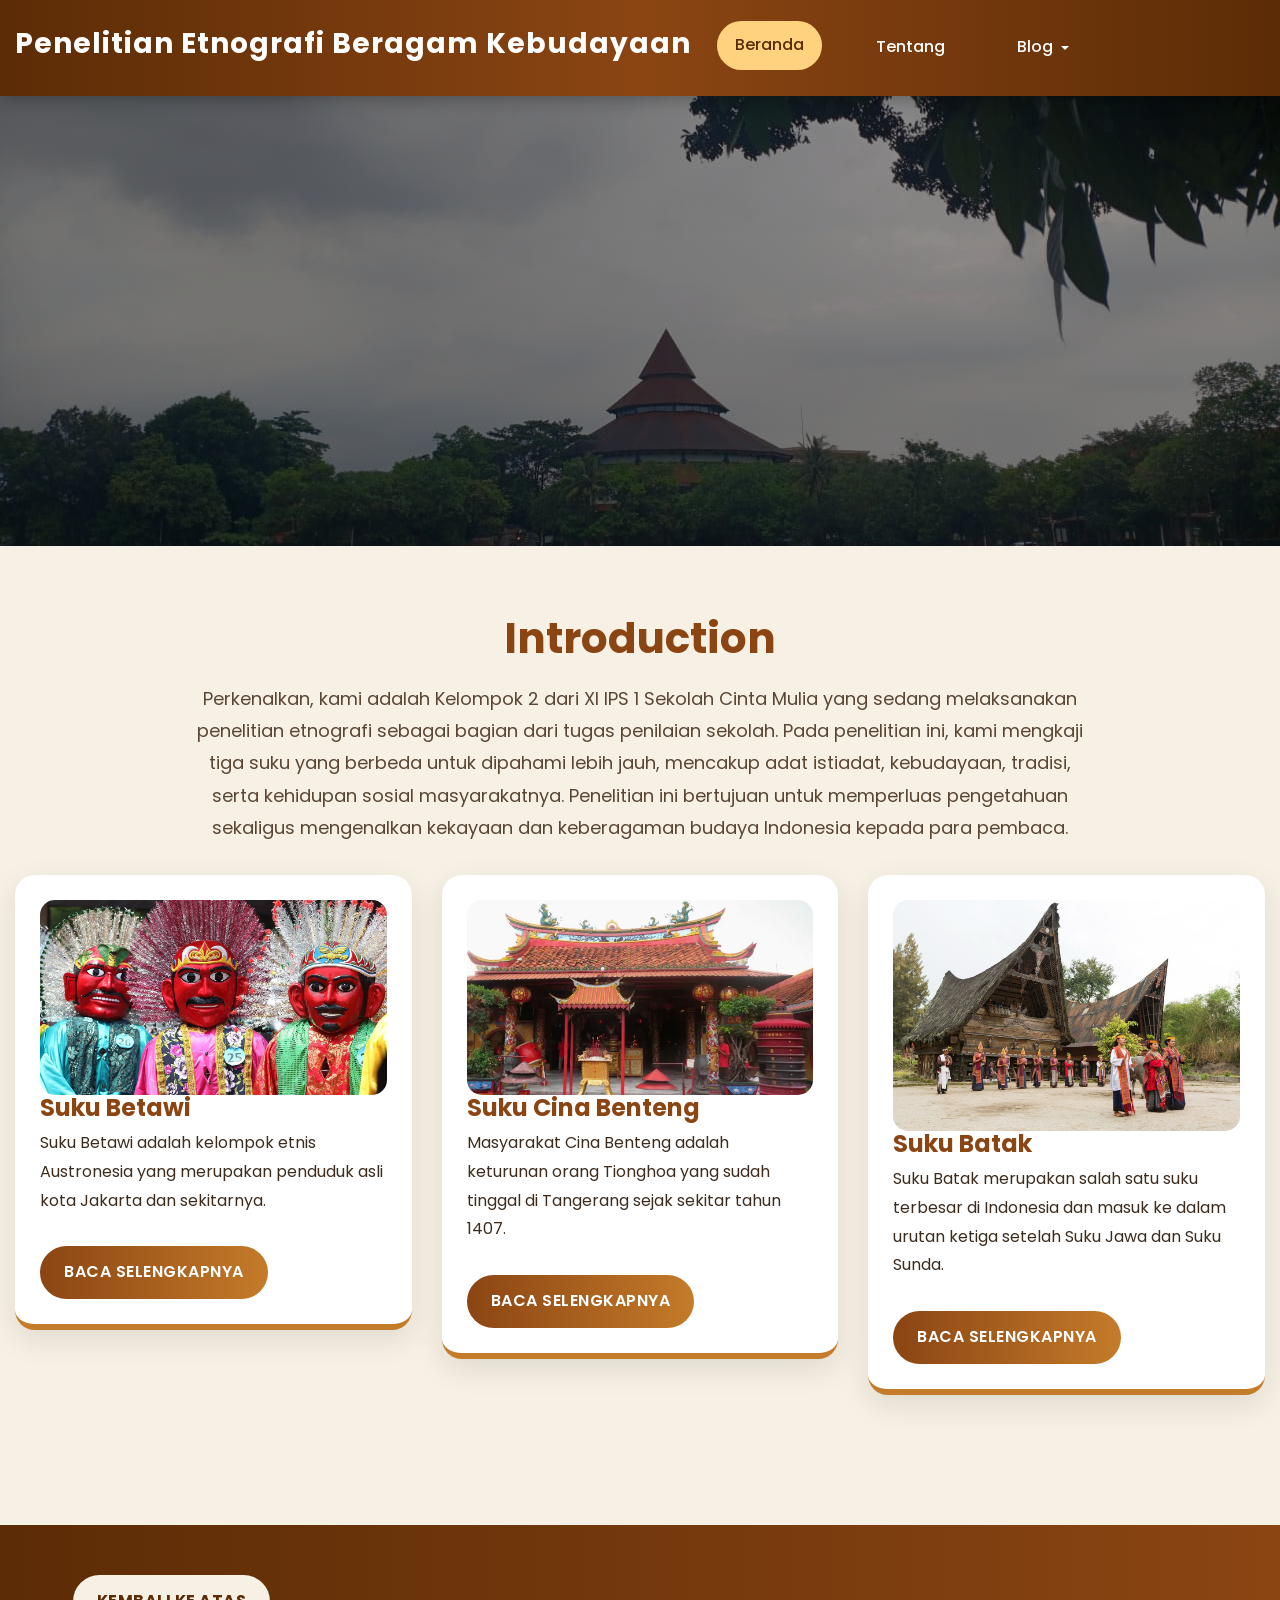
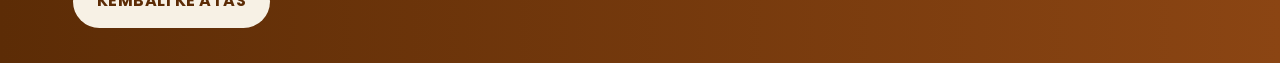
<file: index.html>
<!DOCTYPE html>
<html>

<head>
    <meta charset="utf-8">
    <meta http-equiv="X-UA-Compatible" content="IE=edge">
    <meta name="viewport" content="width=device-width, initial-scale=1">

    <title>Penelitian Etnografi Beragam Kebudayaan - Beranda</title>
    <!--
Classic Template
http://www.templatemo.com/tm-488-classic
-->
    <!-- load stylesheets -->
    <link rel="stylesheet" href="https://fonts.googleapis.com/css?family=Open+Sans:300,400">
    <!-- Google web font "Open Sans" -->
    <link rel="stylesheet" href="css/bootstrap.min.css"> <!-- Bootstrap style -->
    <link rel="stylesheet" href="css/templatemo-style.css"> <!-- Templatemo style -->

    <!-- HTML5 shim and Respond.js for IE8 support of HTML5 elements and media queries -->
    <!-- WARNING: Respond.js doesn't work if you view the page via file:// -->
    <!--[if lt IE 9]>
          <script src="https://oss.maxcdn.com/html5shiv/3.7.2/html5shiv.min.js"></script>
          <script src="https://oss.maxcdn.com/respond/1.4.2/respond.min.js"></script>
          <![endif]-->
</head>

<body>

    <div class="tm-header">
        <div class="container-fluid">
            <div class="tm-header-inner">
                <a href="#" class="navbar-brand tm-site-name">Penelitian Etnografi Beragam Kebudayaan</a>

                <!-- navbar -->
                <nav class="navbar tm-main-nav">

                    <button class="navbar-toggler hidden-md-up" type="button" data-toggle="collapse"
                        data-target="#tmNavbar">
                        &#9776;
                    </button>

                    <div class="collapse navbar-toggleable-sm" id="tmNavbar">
                        <ul class="nav navbar-nav">
                            <li class="nav-item active">
                                <a href="index.html" class="nav-link">Beranda</a>
                            </li>
                            <li class="nav-item">
                                <a href="about.html" class="nav-link">Tentang</a>
                            </li>

                            <li class="nav-item dropdown">

                                <a class="nav-link dropdown-toggle" href="#" id="blogDropdown" role="button"
                                    data-toggle="dropdown" aria-haspopup="true" aria-expanded="false">

                                    Blog
                                </a>

                                <div class="dropdown-menu">

                                    <a class="dropdown-item" href="blog.html">
                                        Suku Betawi
                                    </a>

                                    <a class="dropdown-item" href="Ciben.html">
                                        Suku Cina Benteng
                                    </a>

                                    <a class="dropdown-item" href="Batak.html">
                                        Suku Batak
                                    </a>

                                </div>

                            </li>
                        </ul>
                    </div>

                </nav>

            </div>
        </div>
    </div>

    <div class="tm-home-img-container">
        <img src="img/1.jpeg" alt="Image" class="hidden-lg-up img-fluid">
    </div>

    <section class="tm-section">
        <div class="container-fluid">
            <div class="row">
                <div class="col-xs-12 col-sm-12 col-md-12 col-lg-12 text-xs-center">
                    <h2 class="tm-gold-text tm-title">Introduction</h2>
                    <p class="tm-subtitle">Perkenalkan, kami adalah Kelompok 2 dari XI IPS 1 Sekolah Cinta Mulia yang
                        sedang melaksanakan penelitian etnografi sebagai bagian dari tugas penilaian sekolah. Pada
                        penelitian ini, kami mengkaji tiga suku yang berbeda untuk dipahami lebih jauh, mencakup adat
                        istiadat, kebudayaan, tradisi, serta kehidupan sosial masyarakatnya. Penelitian ini bertujuan
                        untuk memperluas pengetahuan sekaligus mengenalkan kekayaan dan keberagaman budaya Indonesia
                        kepada para pembaca.
                    </p>
                </div>
            </div>
            <div class="row">
                <div class="col-xs-12 col-sm-12 col-md-4 col-lg-4">

                    <div class="tm-content-box">
                        <img src="img/btw1.webp" alt="Image" class="tm-margin-b-20 img-fluid">
                        <h4 class="tm-margin-b-20 tm-gold-text">Suku Betawi</h4>
                        <p class="tm-margin-b-20">Suku Betawi adalah kelompok etnis Austronesia yang merupakan penduduk
                            asli kota Jakarta dan sekitarnya.</p>
                        <a href="blog.html" class="tm-btn text-uppercase">Baca Selengkapnya</a>
                    </div>

                </div>

                <div class="col-xs-12 col-sm-12 col-md-4 col-lg-4">

                    <div class="tm-content-box">
                        <img src="img/ciben2.webp" alt="Image" class="tm-margin-b-20 img-fluid">
                        <h4 class="tm-margin-b-20 tm-gold-text">Suku Cina Benteng</h4>
                        <p class="tm-margin-b-20">Masyarakat Cina Benteng adalah keturunan orang Tionghoa yang sudah
                            tinggal di Tangerang sejak sekitar tahun 1407.</p>
                        <a href="Ciben.html" class="tm-btn text-uppercase">Baca Selengkapnya</a>
                    </div>

                </div>

                <div class="col-xs-12 col-sm-12 col-md-4 col-lg-4">

                    <div class="tm-content-box">
                        <img src="img/btk2.jpg" alt="Image" class="tm-margin-b-20 img-fluid">
                        <h4 class="tm-margin-b-20 tm-gold-text">Suku Batak</h4>
                        <p class="tm-margin-b-20">Suku Batak merupakan salah satu suku terbesar di Indonesia dan masuk
                            ke dalam urutan ketiga setelah Suku Jawa dan Suku Sunda.</p>
                        <a href="Batak.html" class="tm-btn text-uppercase">Baca Selengkapnya</a>
                    </div>

                </div>

            </div>

        </div>
    </section>

    <center>
        <footer class="tm-footer">
            <div class="container-fluid">
                <!-- Add the extra clearfix for only the required viewport 
                        http://stackoverflow.com/questions/24590222/bootstrap-3-grid-with-different-height-in-each-item-is-it-solvable-using-only
                    -->
                <div class="clearfix hidden-lg-up"></div>

                <div class="col-xs-12 col-sm-6 col-md-6 col-lg-3 col-xl-3">

                    <div class="tm-footer-content-box">
                        <a href="#" class="tm-btn tm-btn-gray text-uppercase">Kembali ke atas</a>
                    </div>

                </div>
            </div>
        </footer>
    </center>
    <!-- load JS files -->
    <script src="js/jquery-1.11.3.min.js"></script> <!-- jQuery (https://jquery.com/download/) -->
    <script src="https://www.atlasestateagents.co.uk/javascript/tether.min.js"></script>
    <!-- Tether for Bootstrap, http://stackoverflow.com/questions/34567939/how-to-fix-the-error-error-bootstrap-tooltips-require-tether-http-github-h -->
    <script src="js/bootstrap.min.js"></script> <!-- Bootstrap (http://v4-alpha.getbootstrap.com/) -->

</body>

</html>
</file>
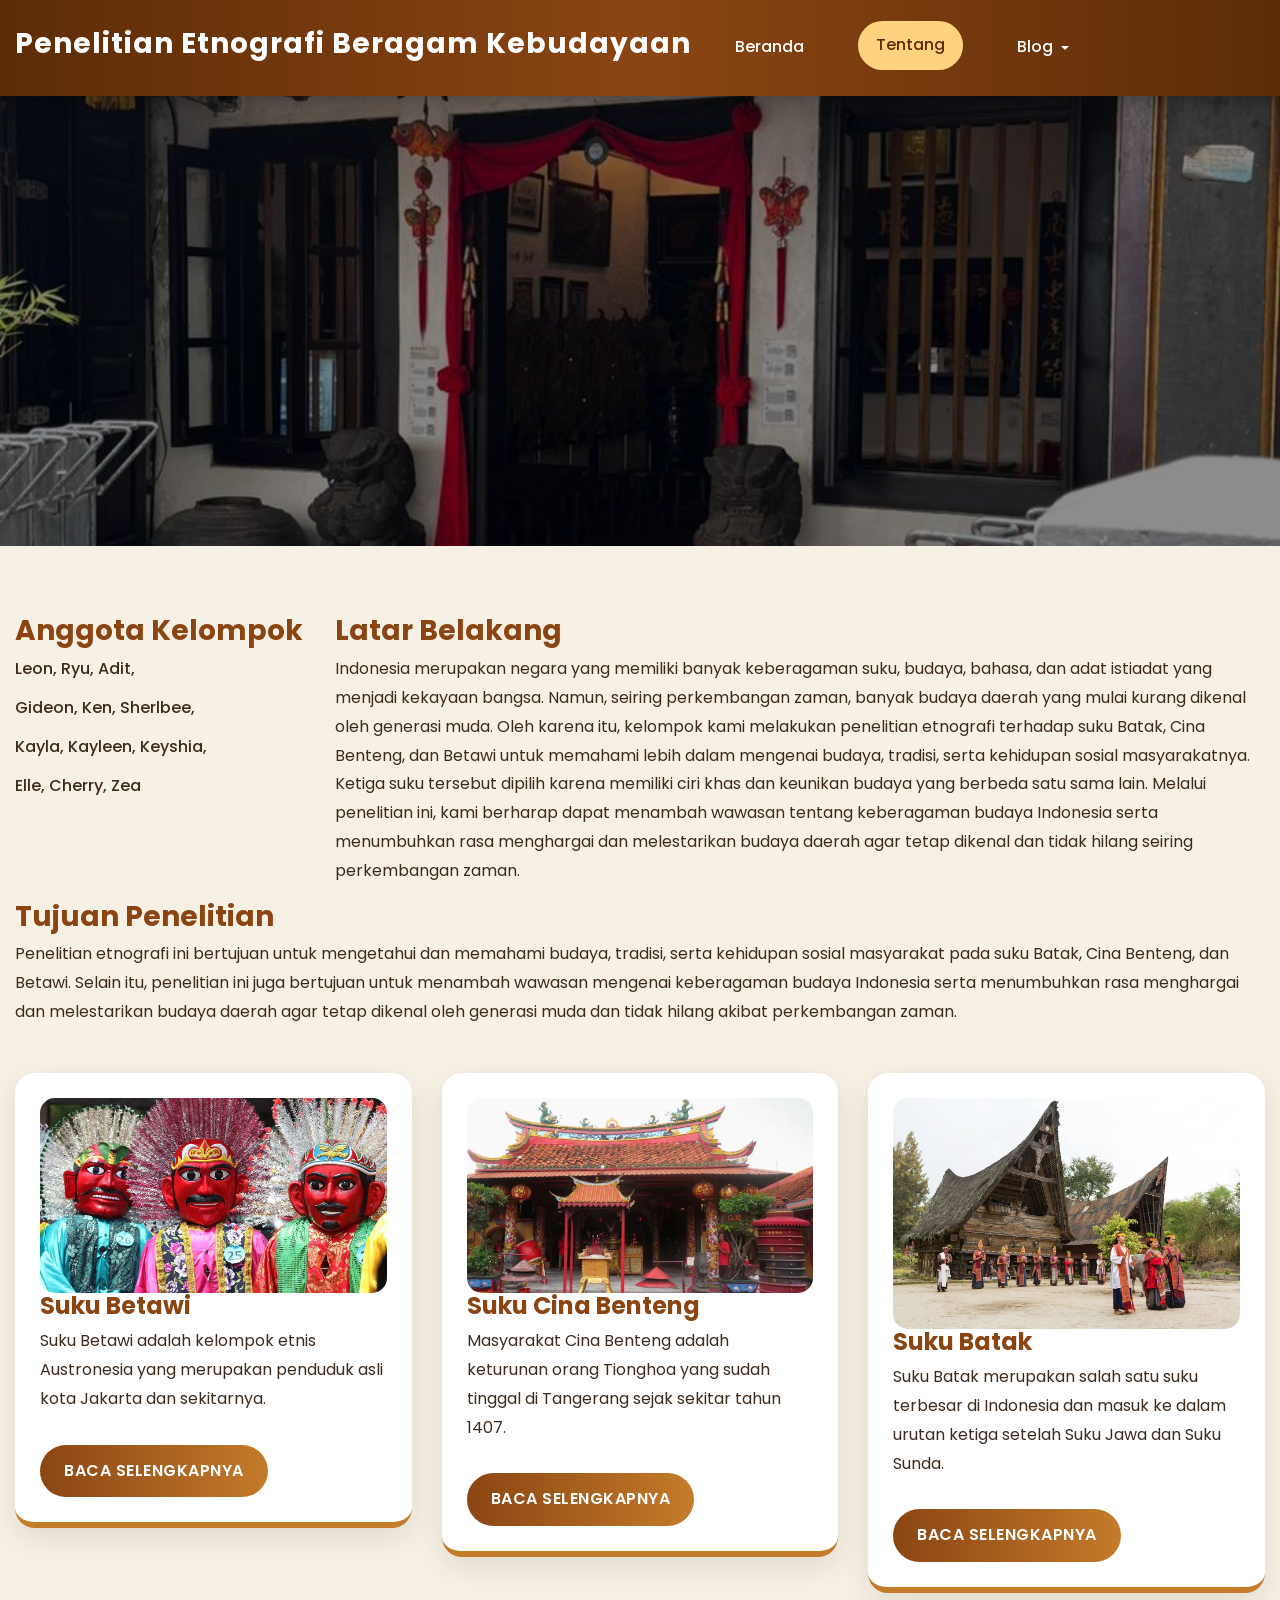
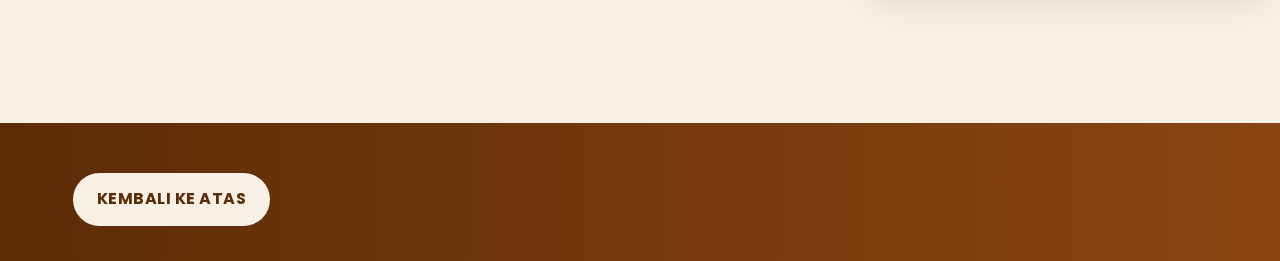
<file: about.html>
<!DOCTYPE html>
<html>
<head>
    <meta charset="utf-8">
    <meta http-equiv="X-UA-Compatible" content="IE=edge">
    <meta name="viewport" content="width=device-width, initial-scale=1">

    <title>Penelitian Etnografi Beragam Kebudayaan - Tentang</title>
<!--
Classic Template
http://www.templatemo.com/tm-488-classic
-->
    <!-- load stylesheets -->
    <link rel="stylesheet" href="https://fonts.googleapis.com/css?family=Open+Sans:300,400">  <!-- Google web font "Open Sans" -->
    <link rel="stylesheet" href="css/bootstrap.min.css">                                      <!-- Bootstrap style -->
    <link rel="stylesheet" href="css/templatemo-style.css">                                   <!-- Templatemo style -->

    <!-- HTML5 shim and Respond.js for IE8 support of HTML5 elements and media queries -->
    <!-- WARNING: Respond.js doesn't work if you view the page via file:// -->
        <!--[if lt IE 9]>
          <script src="https://oss.maxcdn.com/html5shiv/3.7.2/html5shiv.min.js"></script>
          <script src="https://oss.maxcdn.com/respond/1.4.2/respond.min.js"></script>
          <![endif]-->
</head>

    <body>
       
        <div class="tm-header">
            <div class="container-fluid">
                <div class="tm-header-inner">
                    <a href="#" class="navbar-brand tm-site-name">Penelitian Etnografi Beragam Kebudayaan</a>
                    
                    <!-- navbar -->
                    <nav class="navbar tm-main-nav">

                        <button class="navbar-toggler hidden-md-up" type="button" data-toggle="collapse" data-target="#tmNavbar">
                            &#9776;
                        </button>
                        
                        <div class="collapse navbar-toggleable-sm" id="tmNavbar">
                            <ul class="nav navbar-nav">
                                <li class="nav-item">
                                    <a href="index.html" class="nav-link">Beranda</a>
                                </li>
                                <li class="nav-item active">
                                    <a href="about.html" class="nav-link">Tentang</a>
                                </li>
                                <li class="nav-item dropdown">

                                <a class="nav-link dropdown-toggle" href="#" id="blogDropdown" role="button"
                                    data-toggle="dropdown" aria-haspopup="true" aria-expanded="false">

                                    Blog
                                </a>

                                <div class="dropdown-menu">

                                    <a class="dropdown-item" href="blog.html">
                                        Suku Betawi
                                    </a>

                                    <a class="dropdown-item" href="Ciben.html">
                                        Suku Cina Benteng
                                    </a>

                                    <a class="dropdown-item" href="Batak.html">
                                        Suku Batak
                                    </a>

                                </div>

                            </li>
                            </ul>                        
                        </div>
                        
                    </nav>  

                </div>                                  
            </div>            
        </div>

        <div class="tm-about-img-container">
            
        </div>

        <section class="tm-section">
            <div class="container-fluid">
                <div class="row tm-2-rows-sm-swap">
                    <div class="col-xs-12 col-sm-12 col-md-4 col-lg-3 col-xl-3 tm-2-rows-sm-down-2">
                        
                        <h3 class="tm-gold-text">Anggota Kelompok</h3>
                        
                        <nav>
                            <ul class="nav">
                                <li><p>Leon, Ryu, Adit,</p></li>
                                <li><p>Gideon, Ken, Sherlbee,</p></li>
                                <li><p>Kayla, Kayleen, Keyshia,</p></li>
                                <li><p>Elle, Cherry, Zea</p></li>
                            </ul>
                        </nav>   

                    </div>

                    <div class="col-xs-12 col-sm-12 col-md-8 col-lg-9 col-xl-9 tm-2-rows-sm-down-1">
                        <h3 class="tm-gold-text">Latar Belakang</h3>
                        <p>Indonesia merupakan negara yang memiliki banyak keberagaman suku, budaya, bahasa, dan adat istiadat yang menjadi kekayaan bangsa. Namun, seiring perkembangan zaman, banyak budaya daerah yang mulai kurang dikenal oleh generasi muda. Oleh karena itu, kelompok kami melakukan penelitian etnografi terhadap suku Batak, Cina Benteng, dan Betawi untuk memahami lebih dalam mengenai budaya, tradisi, serta kehidupan sosial masyarakatnya. Ketiga suku tersebut dipilih karena memiliki ciri khas dan keunikan budaya yang berbeda satu sama lain. Melalui penelitian ini, kami berharap dapat menambah wawasan tentang keberagaman budaya Indonesia serta menumbuhkan rasa menghargai dan melestarikan budaya daerah agar tetap dikenal dan tidak hilang seiring perkembangan zaman.
</p>
                        
                    </div>
                </div>
                
                <div class="row tm-margin-t-mid">
                    <div class="col-xs-12">
                        <h3 class="tm-gold-text">Tujuan Penelitian</h3>
                        <p>Penelitian etnografi ini bertujuan untuk mengetahui dan memahami budaya, tradisi, serta kehidupan sosial masyarakat pada suku Batak, Cina Benteng, dan Betawi. Selain itu, penelitian ini juga bertujuan untuk menambah wawasan mengenai keberagaman budaya Indonesia serta menumbuhkan rasa menghargai dan melestarikan budaya daerah agar tetap dikenal oleh generasi muda dan tidak hilang akibat perkembangan zaman.</p>
                    </div>
                </div>

                <div class="row tm-margin-t-mid">
                    <div class="col-xs-12 col-sm-12 col-md-4 col-lg-4">

                        <div class="tm-content-box">
                            <img src="img/btw1.webp" alt="Image" class="tm-margin-b-20 img-fluid">
                            <h4 class="tm-margin-b-20 tm-gold-text">Suku Betawi</h4>
                            <p class="tm-margin-b-20">Suku Betawi adalah kelompok etnis Austronesia yang merupakan penduduk asli kota Jakarta dan sekitarnya.</p>
                            <a href="blog.html" class="tm-btn text-uppercase">Baca Selengkapnya</a>    
                        </div>  

                    </div>

                    <div class="col-xs-12 col-sm-12 col-md-4 col-lg-4">

                        <div class="tm-content-box">
                            <img src="img/ciben2.webp" alt="Image" class="tm-margin-b-20 img-fluid">
                            <h4 class="tm-margin-b-20 tm-gold-text">Suku Cina Benteng</h4>
                            <p class="tm-margin-b-20">Masyarakat Cina Benteng adalah keturunan orang Tionghoa yang sudah tinggal di Tangerang sejak sekitar tahun 1407.</p>
                            <a href="Ciben.html" class="tm-btn text-uppercase">Baca Selengkapnya</a>    
                        </div>  

                    </div>

                    <div class="col-xs-12 col-sm-12 col-md-4 col-lg-4">

                        <div class="tm-content-box">
                            <img src="img/btk2.jpg" alt="Image" class="tm-margin-b-20 img-fluid">
                            <h4 class="tm-margin-b-20 tm-gold-text">Suku Batak</h4>
                            <p class="tm-margin-b-20">Suku Batak merupakan salah satu suku terbesar di Indonesia dan masuk ke dalam urutan ketiga setelah Suku Jawa dan Suku Sunda.</p>
                            <a href="Batak.html" class="tm-btn text-uppercase">Baca Selengkapnya</a>    
                        </div>  

                    </div>

        
            </div>
        </section>
        
        <center>
        <footer class="tm-footer">
            <div class="container-fluid">
                    <!-- Add the extra clearfix for only the required viewport 
                        http://stackoverflow.com/questions/24590222/bootstrap-3-grid-with-different-height-in-each-item-is-it-solvable-using-only
                    -->
                    <div class="clearfix hidden-lg-up"></div>

                    <div class="col-xs-12 col-sm-6 col-md-6 col-lg-3 col-xl-3">

                        <div class="tm-footer-content-box">
                            <a href="#" class="tm-btn tm-btn-gray text-uppercase">Kembali ke atas</a>
                        </div>
                        
                    </div>
            </div>
        </footer>
        </center>
        <!-- load JS files -->
        <script src="js/jquery-1.11.3.min.js"></script>             <!-- jQuery (https://jquery.com/download/) -->
        <script src="https://www.atlasestateagents.co.uk/javascript/tether.min.js"></script> <!-- Tether for Bootstrap, http://stackoverflow.com/questions/34567939/how-to-fix-the-error-error-bootstrap-tooltips-require-tether-http-github-h --> 
        <script src="js/bootstrap.min.js"></script>                 <!-- Bootstrap (http://v4-alpha.getbootstrap.com/) -->
       
</body>
</html>
</file>
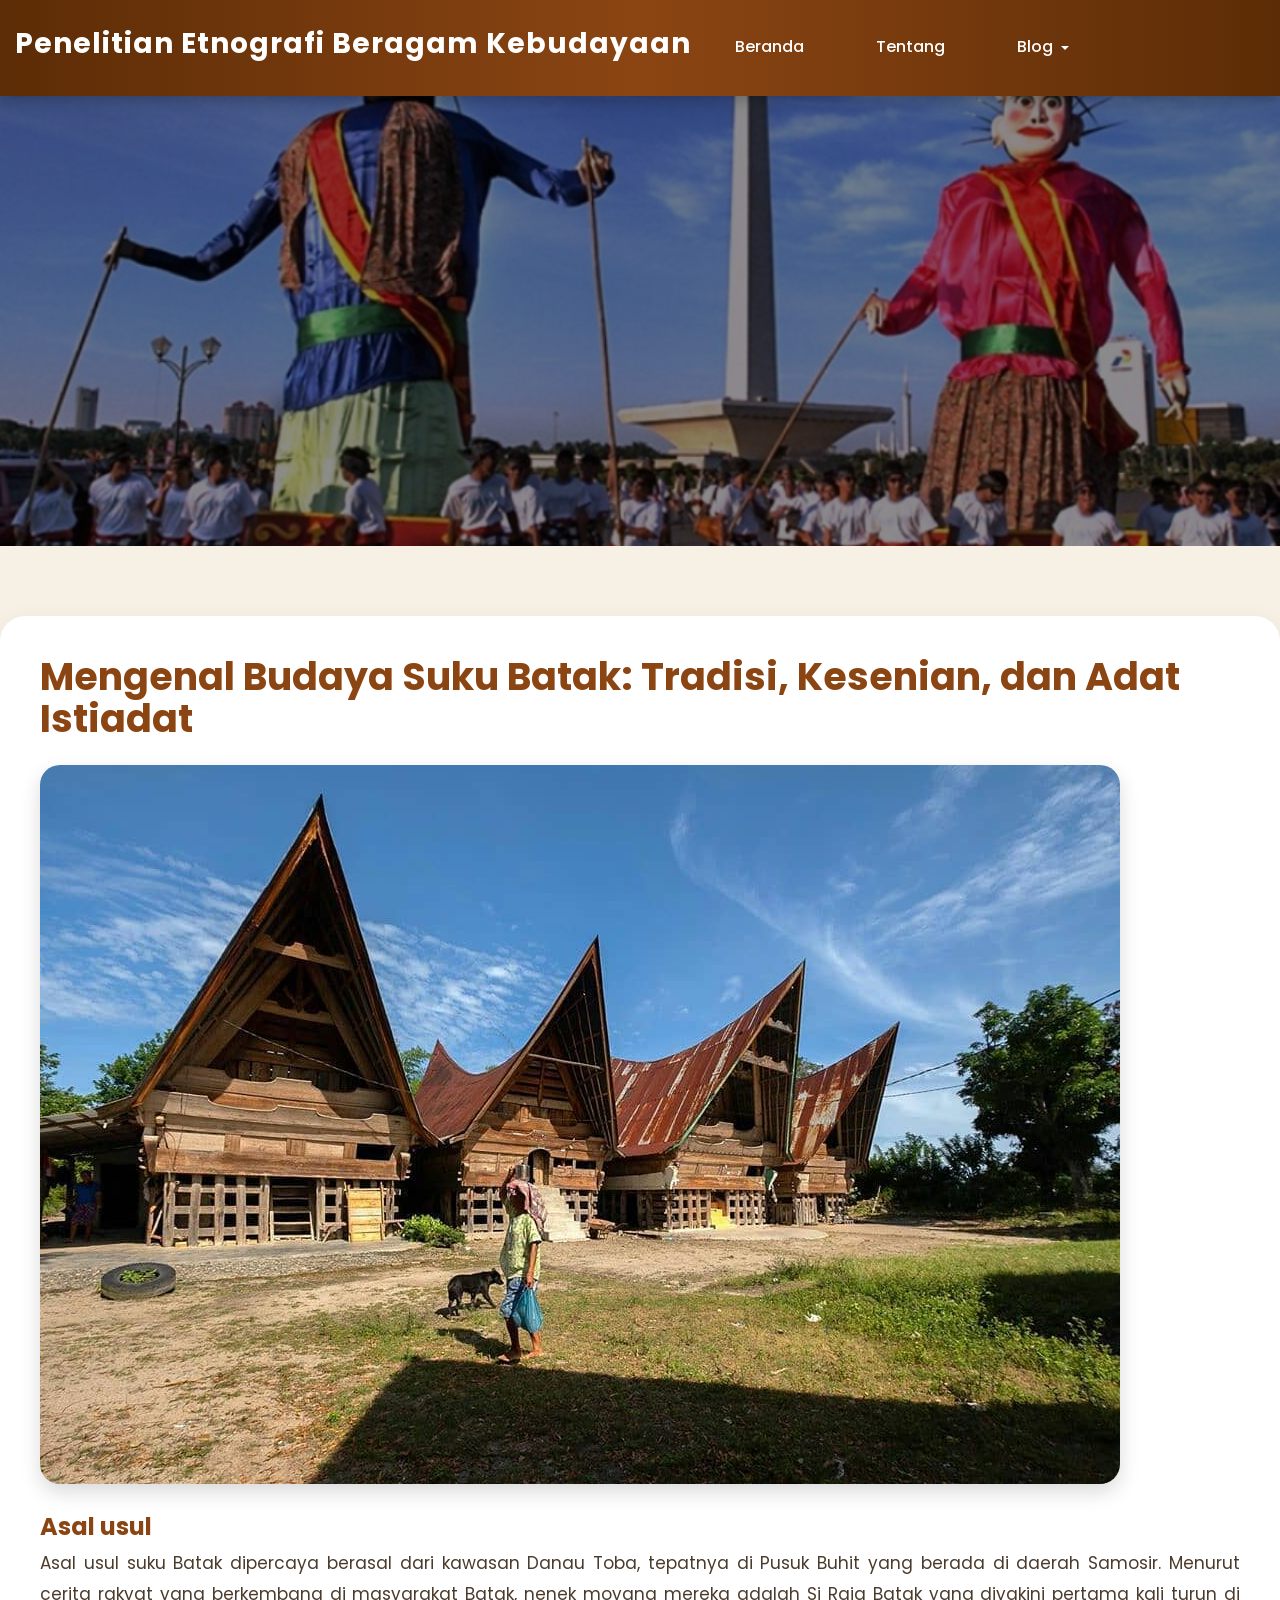
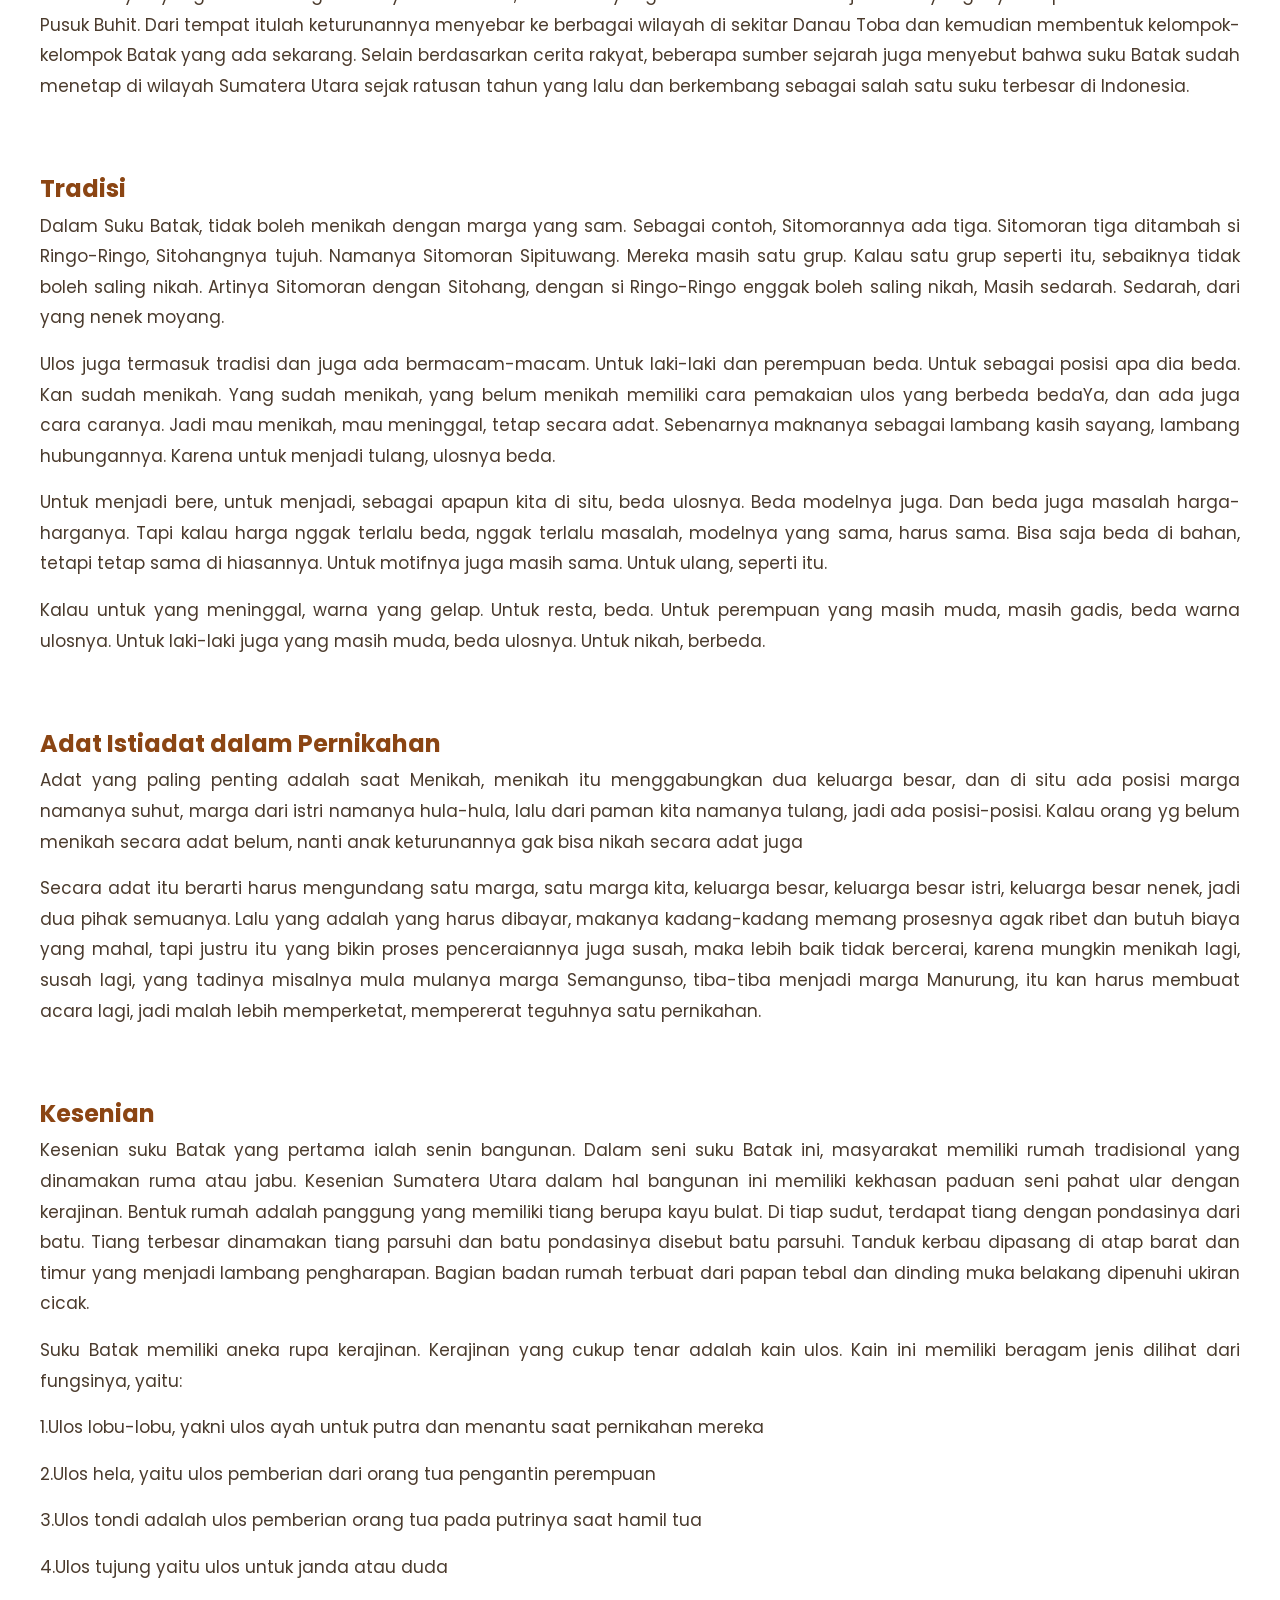
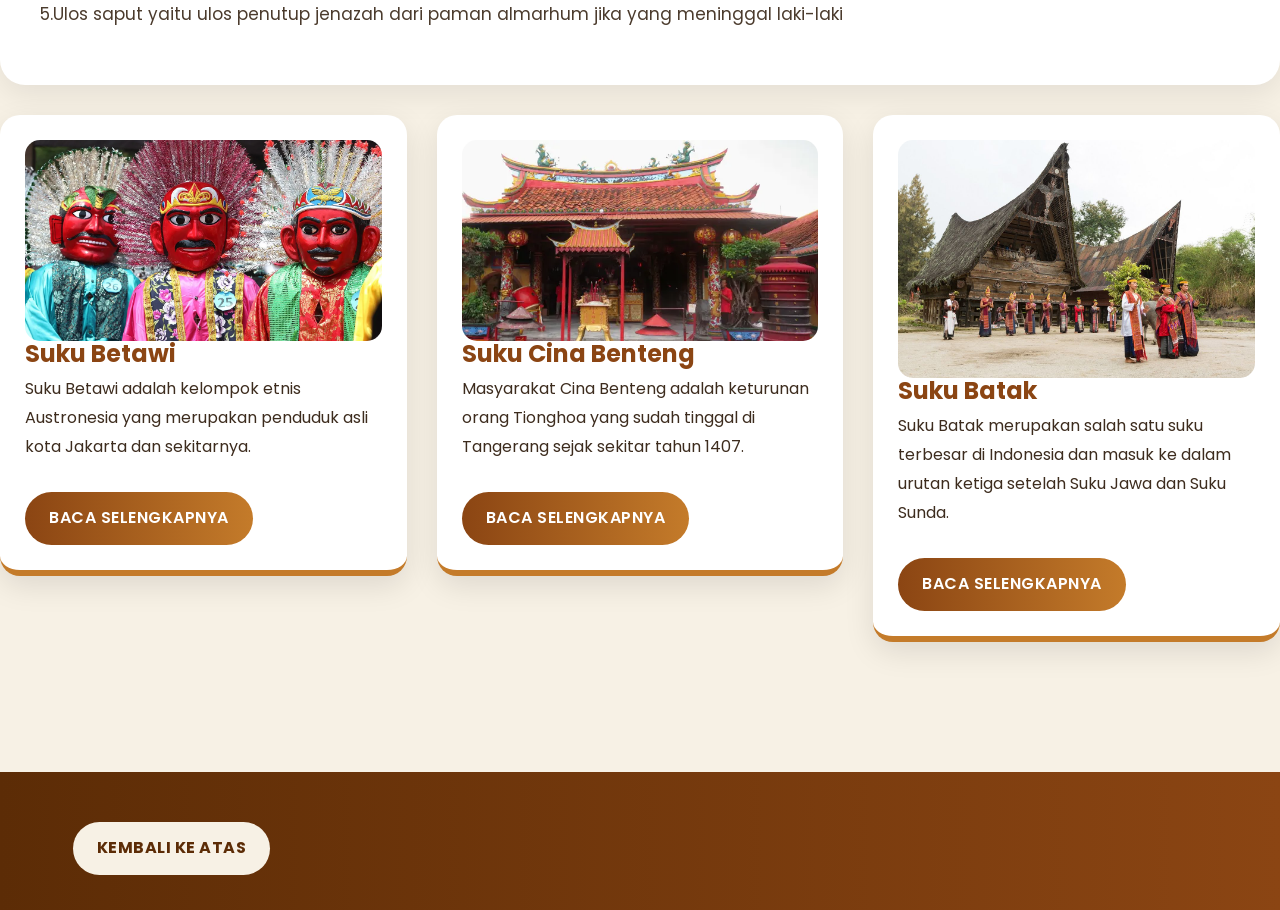
<file: Batak.html>
<!DOCTYPE html>
<html>
<head>
    <meta charset="utf-8">
    <meta http-equiv="X-UA-Compatible" content="IE=edge">
    <meta name="viewport" content="width=device-width, initial-scale=1">

    <title>Penelitian Etnografi Beragam Kebudayaan - Blog</title>
<!--
Classic Template
http://www.templatemo.com/tm-488-classic
-->
    <!-- load stylesheets -->
    <link rel="stylesheet" href="https://fonts.googleapis.com/css?family=Open+Sans:300,400">  <!-- Google web font "Open Sans" -->
    <link rel="stylesheet" href="css/bootstrap.min.css">                                      <!-- Bootstrap style -->
    <link rel="stylesheet" href="css/templatemo-style.css">                                   <!-- Templatemo style -->

    <!-- HTML5 shim and Respond.js for IE8 support of HTML5 elements and media queries -->
    <!-- WARNING: Respond.js doesn't work if you view the page via file:// -->
        <!--[if lt IE 9]>
          <script src="https://oss.maxcdn.com/html5shiv/3.7.2/html5shiv.min.js"></script>
          <script src="https://oss.maxcdn.com/respond/1.4.2/respond.min.js"></script>
          <![endif]-->
</head>

    <body>
       
        <div class="tm-header">
            <div class="container-fluid">
                <div class="tm-header-inner">
                    <a href="#" class="navbar-brand tm-site-name">Penelitian Etnografi Beragam Kebudayaan</a>
                    
                    <!-- navbar -->
                    <nav class="navbar tm-main-nav">

                        <button class="navbar-toggler hidden-md-up" type="button" data-toggle="collapse" data-target="#tmNavbar">
                            &#9776;
                        </button>
                        
                        <div class="collapse navbar-toggleable-sm" id="tmNavbar">
                            <ul class="nav navbar-nav">
                                <li class="nav-item">
                                    <a href="index.html" class="nav-link">Beranda</a>
                                </li>
                                <li class="nav-item">
                                    <a href="about.html" class="nav-link">Tentang</a>
                                </li>
                                <li class="nav-item dropdown">

                                <a class="nav-link dropdown-toggle" href="#" id="blogDropdown" role="button"
                                    data-toggle="dropdown" aria-haspopup="true" aria-expanded="false">

                                    Blog
                                </a>

                                <div class="dropdown-menu">

                                    <a class="dropdown-item" href="blog.html">
                                        Suku Betawi
                                    </a>

                                    <a class="dropdown-item" href="Ciben.html">
                                        Suku Cina Benteng
                                    </a>

                                    <a class="dropdown-item" href="Batak.html">
                                        Suku Batak
                                    </a>

                                </div>

                            </li>
                            </ul>                        
                        </div>
                        
                    </nav>  

                </div>                                  
            </div>            
        </div>

        <div class="tm-blog-img-container">
            
        </div>

        <section class="tm-section">
            <div class="container-fluid">
                <div class="row">

                    <div class="col-12">
                        <div class="tm-blog-post">
                            <h2 class="tm-gold-text">Mengenal Budaya Suku Batak: Tradisi, Kesenian, dan Adat Istiadat</h2>
                            <img src="img/btk1.jpg" alt="Image" class="img-fluid tm-img-post">
                            <h5 class="tm-gold-text">Asal usul</h5>
                            <p>Asal usul suku Batak dipercaya berasal dari kawasan Danau Toba, tepatnya di Pusuk Buhit yang berada di daerah Samosir. Menurut cerita rakyat yang berkembang di masyarakat Batak, nenek moyang mereka adalah Si Raja Batak yang diyakini pertama kali turun di Pusuk Buhit. Dari tempat itulah keturunannya menyebar ke berbagai wilayah di sekitar Danau Toba dan kemudian membentuk kelompok-kelompok Batak yang ada sekarang. Selain berdasarkan cerita rakyat, beberapa sumber sejarah juga menyebut bahwa suku Batak sudah menetap di wilayah Sumatera Utara sejak ratusan tahun yang lalu dan berkembang sebagai salah satu suku terbesar di Indonesia.</p>
                            <br>
                            <h5 class="tm-gold-text">Tradisi</h5>
                            <p>Dalam Suku Batak, tidak boleh menikah dengan marga yang sam. Sebagai contoh, Sitomorannya ada tiga. Sitomoran tiga ditambah si Ringo-Ringo, Sitohangnya tujuh. Namanya Sitomoran Sipituwang.
Mereka masih satu grup. Kalau satu grup seperti itu, sebaiknya tidak boleh saling nikah. Artinya Sitomoran dengan Sitohang, dengan si Ringo-Ringo enggak boleh saling nikah, Masih sedarah. Sedarah, dari yang nenek moyang.
</p>
                            <p>Ulos juga termasuk tradisi dan juga ada bermacam-macam. Untuk laki-laki dan perempuan beda.

Untuk sebagai posisi apa dia beda. Kan sudah menikah. Yang sudah menikah, yang belum menikah memiliki cara pemakaian ulos yang berbeda bedaYa, dan ada juga cara caranya. Jadi mau menikah, mau meninggal, tetap secara adat. Sebenarnya maknanya sebagai lambang kasih sayang, lambang hubungannya. Karena untuk menjadi tulang, ulosnya beda.
</p>
                            <p>Untuk menjadi bere, untuk menjadi, sebagai apapun kita di situ, beda ulosnya. Beda modelnya juga. Dan beda juga masalah harga-harganya.
Tapi kalau harga nggak terlalu beda, nggak terlalu masalah, modelnya yang sama, harus sama. Bisa saja beda di bahan, tetapi tetap sama di hiasannya. Untuk motifnya juga masih sama. Untuk ulang, seperti itu. 
</p>
                            <p>Kalau untuk yang meninggal, warna yang gelap. Untuk resta, beda. Untuk perempuan yang masih muda, masih gadis, beda warna ulosnya. Untuk laki-laki juga yang masih muda, beda ulosnya. Untuk nikah, berbeda.</p>
                            
                       <br>
                       <h5 class="tm-gold-text">Adat Istiadat dalam Pernikahan</h5>
                       <p>Adat yang paling penting adalah saat Menikah, menikah itu menggabungkan dua keluarga besar, dan di situ ada posisi marga namanya suhut, marga dari istri namanya hula-hula, lalu dari paman kita namanya tulang, jadi ada posisi-posisi. Kalau orang yg belum menikah secara adat belum, nanti anak keturunannya gak bisa nikah secara adat juga</p>
                       <p>Secara adat itu berarti harus mengundang satu marga, satu marga kita, keluarga besar, keluarga besar istri, keluarga besar nenek, jadi dua pihak semuanya. Lalu yang adalah yang harus dibayar, makanya kadang-kadang memang prosesnya agak ribet dan butuh biaya yang mahal, tapi justru itu yang bikin proses penceraiannya juga susah, maka lebih baik tidak bercerai, karena mungkin menikah lagi, susah lagi, yang tadinya misalnya mula mulanya marga Semangunso, tiba-tiba menjadi marga Manurung, itu kan harus membuat acara lagi, jadi malah lebih memperketat, mempererat teguhnya satu pernikahan.</p>
                       <br>
                       <h5 class="tm-gold-text">Kesenian</h5>
                       <p>Kesenian suku Batak yang pertama ialah senin bangunan. Dalam seni suku Batak ini, masyarakat memiliki rumah tradisional yang dinamakan ruma atau jabu.

Kesenian Sumatera Utara dalam hal bangunan ini memiliki kekhasan paduan seni pahat ular dengan kerajinan. Bentuk rumah adalah panggung yang memiliki tiang berupa kayu bulat. Di tiap sudut, terdapat tiang dengan pondasinya dari batu. Tiang terbesar dinamakan tiang parsuhi dan batu pondasinya disebut batu parsuhi.

Tanduk kerbau dipasang di atap barat dan timur yang menjadi lambang pengharapan. Bagian badan rumah terbuat dari papan tebal dan dinding muka belakang dipenuhi ukiran cicak.
</p>
                       <p>Suku Batak memiliki aneka rupa kerajinan. Kerajinan yang cukup tenar adalah kain ulos. Kain ini memiliki beragam jenis dilihat dari fungsinya, yaitu:
</p>
<p>1.Ulos lobu-lobu, yakni ulos ayah untuk putra dan menantu saat pernikahan mereka</p>
<p>2.Ulos hela, yaitu ulos pemberian dari orang tua pengantin perempuan</p>
<p>3.Ulos tondi adalah ulos pemberian orang tua pada putrinya saat hamil tua</p>
<p>4.Ulos tujung yaitu ulos untuk janda atau duda</p>
<p>5.Ulos saput yaitu ulos penutup jenazah dari paman almarhum jika yang meninggal laki-laki</p>
    
</div>
                        
                        <div class="row tm-margin-t-big">
                            <div class="col-xs-12 col-sm-12 col-md-4 col-lg-4">

                                <div class="tm-content-box">
                            <img src="img/btw1.webp" alt="Image" class="tm-margin-b-20 img-fluid">
                            <h4 class="tm-margin-b-20 tm-gold-text">Suku Betawi</h4>
                            <p class="tm-margin-b-20">Suku Betawi adalah kelompok etnis Austronesia yang merupakan penduduk asli kota Jakarta dan sekitarnya.</p>
                            <a href="blog.html" class="tm-btn text-uppercase">Baca Selengkapnya</a>    
                        </div>  

                    </div>

                    <div class="col-xs-12 col-sm-12 col-md-4 col-lg-4">

                        <div class="tm-content-box">
                            <img src="img/ciben2.webp" alt="Image" class="tm-margin-b-20 img-fluid">
                            <h4 class="tm-margin-b-20 tm-gold-text">Suku Cina Benteng</h4>
                            <p class="tm-margin-b-20">Masyarakat Cina Benteng adalah keturunan orang Tionghoa yang sudah tinggal di Tangerang sejak sekitar tahun 1407.</p>
                            <a href="Ciben.html" class="tm-btn text-uppercase">Baca Selengkapnya</a>    
                        </div>  

                    </div>

                    <div class="col-xs-12 col-sm-12 col-md-4 col-lg-4">

                        <div class="tm-content-box">
                            <img src="img/btk2.jpg" alt="Image" class="tm-margin-b-20 img-fluid">
                            <h4 class="tm-margin-b-20 tm-gold-text">Suku Batak</h4>
                            <p class="tm-margin-b-20">Suku Batak merupakan salah satu suku terbesar di Indonesia dan masuk ke dalam urutan ketiga setelah Suku Jawa dan Suku Sunda.</p>
                            <a href="Batak.html" class="tm-btn text-uppercase">Baca Selengkapnya</a>    
                        </div>  

                            </div>    
                        </div>
                        
                    </div>

                </div>
                
            </div>
        </section>
        
        <center>
        <footer class="tm-footer">
            <div class="container-fluid">
                    <!-- Add the extra clearfix for only the required viewport 
                        http://stackoverflow.com/questions/24590222/bootstrap-3-grid-with-different-height-in-each-item-is-it-solvable-using-only
                    -->
                    <div class="clearfix hidden-lg-up"></div>

                    <div class="col-xs-12 col-sm-6 col-md-6 col-lg-3 col-xl-3">

                        <div class="tm-footer-content-box">
                            <a href="#" class="tm-btn tm-btn-gray text-uppercase">Kembali ke atas</a>
                        </div>
                        
                    </div>
            </div>
        </footer>
        </center>
        <!-- load JS files -->
        <script src="js/jquery-1.11.3.min.js"></script>             <!-- jQuery (https://jquery.com/download/) -->
        <script src="https://www.atlasestateagents.co.uk/javascript/tether.min.js"></script> <!-- Tether for Bootstrap, http://stackoverflow.com/questions/34567939/how-to-fix-the-error-error-bootstrap-tooltips-require-tether-http-github-h --> 
        <script src="js/bootstrap.min.js"></script>                 <!-- Bootstrap (http://v4-alpha.getbootstrap.com/) -->
       
</body>
</html>
</file>
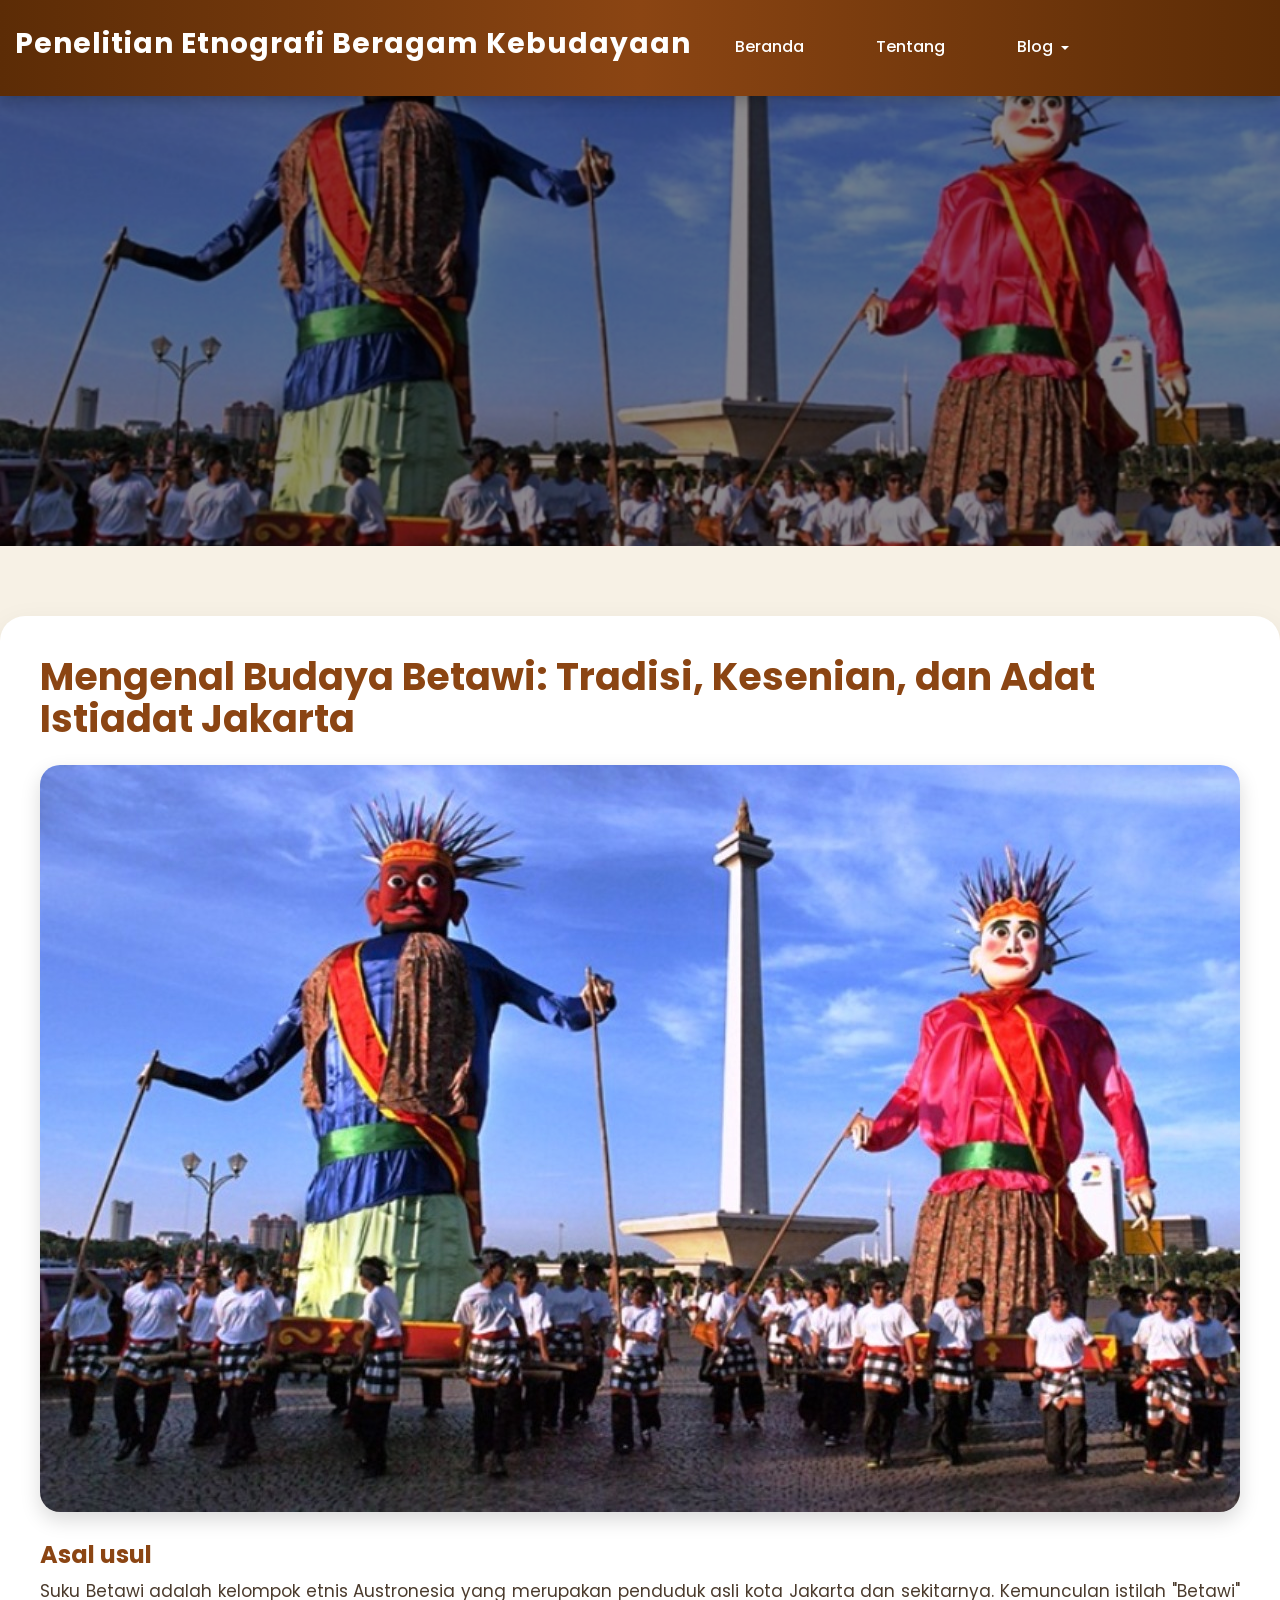
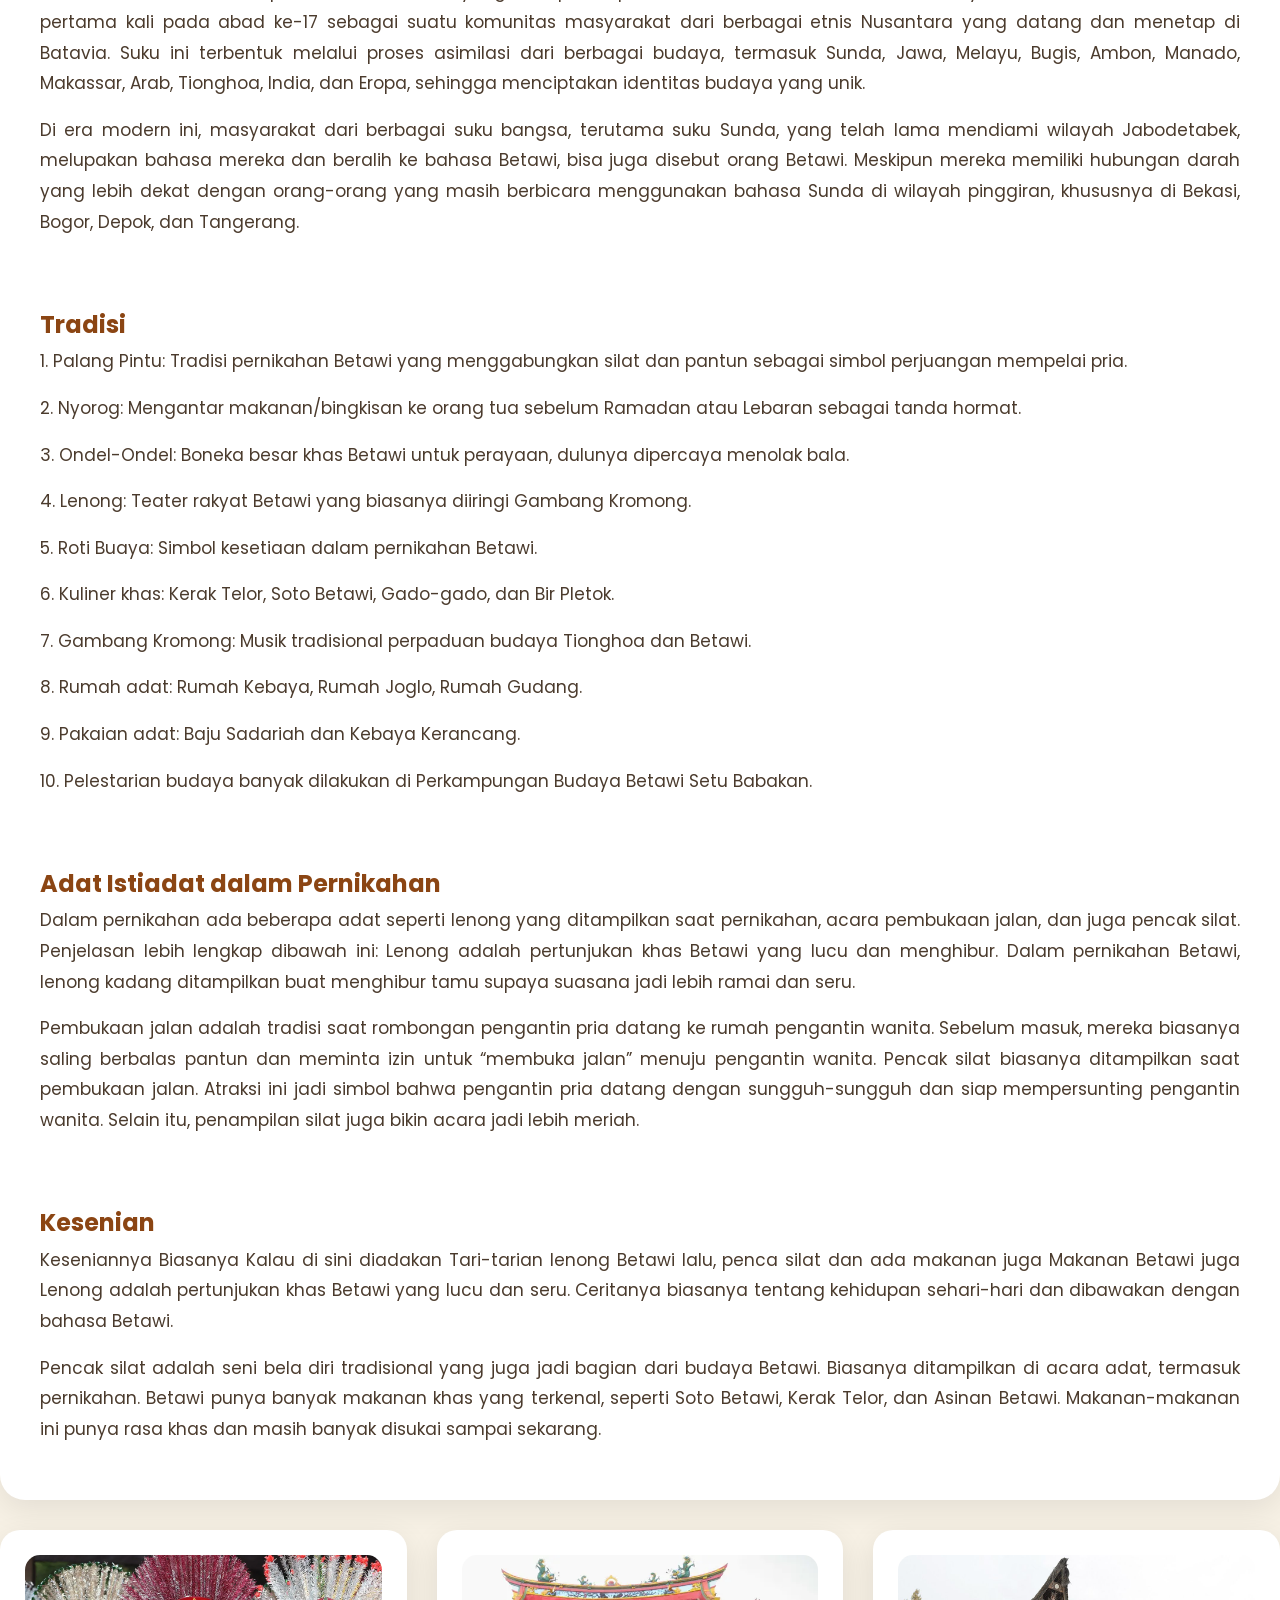
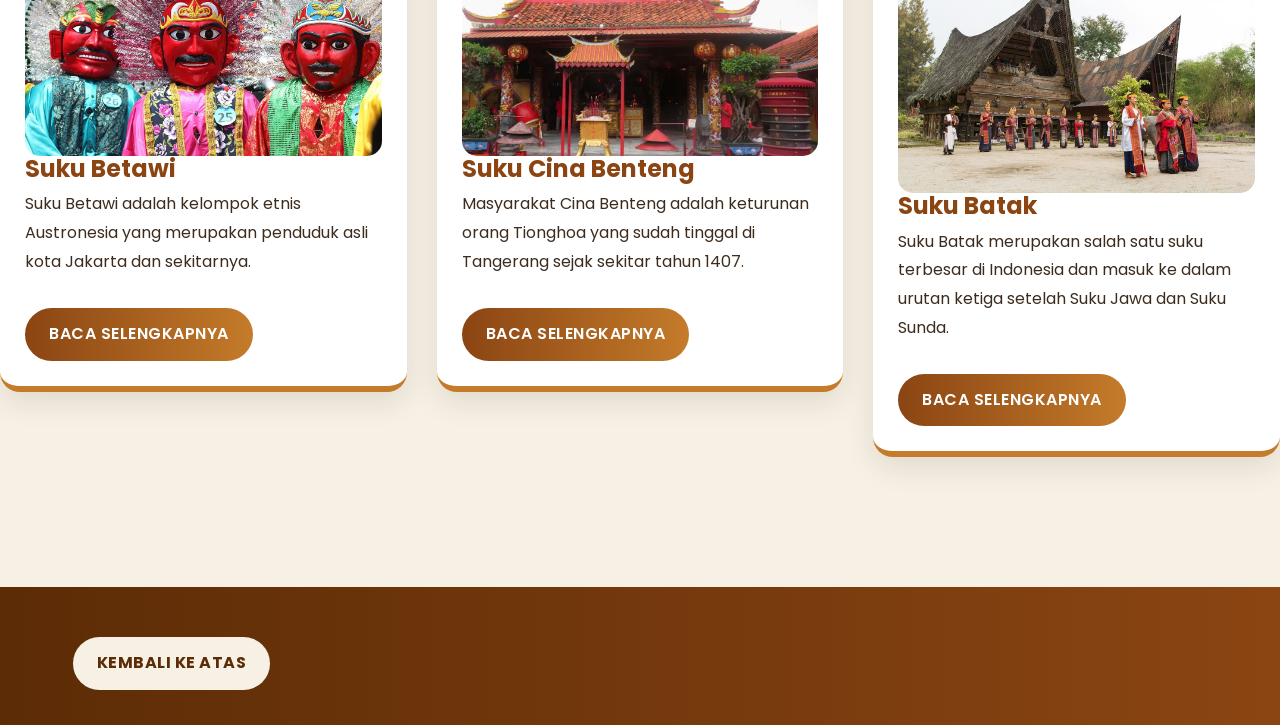
<file: blog.html>
<!DOCTYPE html>
<html>
<head>
    <meta charset="utf-8">
    <meta http-equiv="X-UA-Compatible" content="IE=edge">
    <meta name="viewport" content="width=device-width, initial-scale=1">

    <title>Penelitian Etnografi Beragam Kebudayaan - Blog</title>
<!--
Classic Template
http://www.templatemo.com/tm-488-classic
-->
    <!-- load stylesheets -->
    <link rel="stylesheet" href="https://fonts.googleapis.com/css?family=Open+Sans:300,400">  <!-- Google web font "Open Sans" -->
    <link rel="stylesheet" href="css/bootstrap.min.css">                                      <!-- Bootstrap style -->
    <link rel="stylesheet" href="css/templatemo-style.css">                                   <!-- Templatemo style -->

    <!-- HTML5 shim and Respond.js for IE8 support of HTML5 elements and media queries -->
    <!-- WARNING: Respond.js doesn't work if you view the page via file:// -->
        <!--[if lt IE 9]>
          <script src="https://oss.maxcdn.com/html5shiv/3.7.2/html5shiv.min.js"></script>
          <script src="https://oss.maxcdn.com/respond/1.4.2/respond.min.js"></script>
          <![endif]-->
</head>

    <body>
       
        <div class="tm-header">
            <div class="container-fluid">
                <div class="tm-header-inner">
                    <a href="#" class="navbar-brand tm-site-name">Penelitian Etnografi Beragam Kebudayaan</a>
                    
                    <!-- navbar -->
                    <nav class="navbar tm-main-nav">

                        <button class="navbar-toggler hidden-md-up" type="button" data-toggle="collapse" data-target="#tmNavbar">
                            &#9776;
                        </button>
                        
                        <div class="collapse navbar-toggleable-sm" id="tmNavbar">
                            <ul class="nav navbar-nav">
                                <li class="nav-item">
                                    <a href="index.html" class="nav-link">Beranda</a>
                                </li>
                                <li class="nav-item">
                                    <a href="about.html" class="nav-link">Tentang</a>
                                </li>
                                <li class="nav-item dropdown">

                                <a class="nav-link dropdown-toggle" href="#" id="blogDropdown" role="button"
                                    data-toggle="dropdown" aria-haspopup="true" aria-expanded="false">

                                    Blog
                                </a>

                                <div class="dropdown-menu">

                                    <a class="dropdown-item" href="blog.html">
                                        Suku Betawi
                                    </a>

                                    <a class="dropdown-item" href="Ciben.html">
                                        Suku Cina Benteng
                                    </a>

                                    <a class="dropdown-item" href="Batak.html">
                                        Suku Batak
                                    </a>

                                </div>

                            </li>
                            </ul>                        
                        </div>
                        
                    </nav>  

                </div>                                  
            </div>            
        </div>

        <div class="tm-blog-img-container">
            
        </div>

        <section class="tm-section">
            <div class="container-fluid">
                <div class="row">

                    <div class="col-12">
                        <div class="tm-blog-post">
                            <h2 class="tm-gold-text">Mengenal Budaya Betawi: Tradisi, Kesenian, dan Adat Istiadat Jakarta</h2>
                            <img src="img/btw2.jpg" alt="Image" class="img-fluid tm-img-post">
                            <h5 class="tm-gold-text">Asal usul</h5>
                            <p>Suku Betawi adalah kelompok etnis Austronesia yang merupakan penduduk asli kota Jakarta dan sekitarnya. Kemunculan istilah "Betawi" pertama kali pada abad ke-17 sebagai suatu komunitas masyarakat dari berbagai etnis Nusantara yang datang dan menetap di Batavia. Suku ini terbentuk melalui proses asimilasi dari berbagai budaya, termasuk Sunda, Jawa, Melayu, Bugis, Ambon, Manado, Makassar, Arab, Tionghoa, India, dan Eropa, sehingga menciptakan identitas budaya yang unik.</p>

                            <p>Di era modern ini, masyarakat dari berbagai suku bangsa, terutama suku Sunda, yang telah lama mendiami wilayah Jabodetabek, melupakan bahasa mereka dan beralih ke bahasa Betawi, bisa juga disebut orang Betawi.
Meskipun mereka memiliki hubungan darah yang lebih dekat dengan orang-orang yang masih berbicara menggunakan bahasa Sunda di wilayah pinggiran, khususnya di Bekasi, Bogor, Depok, dan Tangerang. </p>
                            <br>
                            <h5 class="tm-gold-text">Tradisi</h5>
                            <p>1. Palang Pintu: Tradisi pernikahan Betawi yang menggabungkan silat dan pantun sebagai simbol perjuangan mempelai pria.</p>
                            <p>2. Nyorog: Mengantar makanan/bingkisan ke orang tua sebelum Ramadan atau Lebaran sebagai tanda hormat.</p>
                            <p>3. Ondel-Ondel: Boneka besar khas Betawi untuk perayaan, dulunya dipercaya menolak bala.</p>
                            <p>4. Lenong: Teater rakyat Betawi yang biasanya diiringi Gambang Kromong.</p>
                            <p>5. Roti Buaya: Simbol kesetiaan dalam pernikahan Betawi.</p>
                            <p>6. Kuliner khas: Kerak Telor, Soto Betawi, Gado-gado, dan Bir Pletok.</p>
                            <p>7. Gambang Kromong: Musik tradisional perpaduan budaya Tionghoa dan Betawi.</p>
                            <p>8. Rumah adat: Rumah Kebaya, Rumah Joglo, Rumah Gudang.</p>
                            <p>9. Pakaian adat: Baju Sadariah dan Kebaya Kerancang.</p>
                            <p>10. Pelestarian budaya banyak dilakukan di Perkampungan Budaya Betawi Setu Babakan.</p>
                       <br>
                       <h5 class="tm-gold-text">Adat Istiadat dalam Pernikahan</h5>
                       <p>Dalam pernikahan ada beberapa adat seperti lenong yang ditampilkan saat pernikahan, acara pembukaan jalan, dan juga pencak silat. Penjelasan lebih lengkap dibawah ini:

Lenong adalah pertunjukan khas Betawi yang lucu dan menghibur. Dalam pernikahan Betawi, lenong kadang ditampilkan buat menghibur tamu supaya suasana jadi lebih ramai dan seru.</p>
                       <p>Pembukaan jalan adalah tradisi saat rombongan pengantin pria datang ke rumah pengantin wanita. Sebelum masuk, mereka biasanya saling berbalas pantun dan meminta izin untuk “membuka jalan” menuju pengantin wanita.

Pencak silat biasanya ditampilkan saat pembukaan jalan. Atraksi ini jadi simbol bahwa pengantin pria datang dengan sungguh-sungguh dan siap mempersunting pengantin wanita. Selain itu, penampilan silat juga bikin acara jadi lebih meriah.</p>
                       <br>
                       <h5 class="tm-gold-text">Kesenian</h5>
                       <p>Keseniannya Biasanya Kalau di sini diadakan Tari-tarian lenong Betawi lalu, penca silat dan ada makanan juga Makanan Betawi juga

Lenong adalah pertunjukan khas Betawi yang lucu dan seru. Ceritanya biasanya tentang kehidupan sehari-hari dan dibawakan dengan bahasa Betawi.</p>
                       <p>Pencak silat adalah seni bela diri tradisional yang juga jadi bagian dari budaya Betawi. Biasanya ditampilkan di acara adat, termasuk pernikahan.

Betawi punya banyak makanan khas yang terkenal, seperti Soto Betawi, Kerak Telor, dan Asinan Betawi. Makanan-makanan ini punya rasa khas dan masih banyak disukai sampai sekarang.</p>
</div>
                        
                        <div class="row tm-margin-t-big">
                            <div class="col-xs-12 col-sm-12 col-md-4 col-lg-4">

                                <div class="tm-content-box">
                            <img src="img/btw1.webp" alt="Image" class="tm-margin-b-20 img-fluid">
                            <h4 class="tm-margin-b-20 tm-gold-text">Suku Betawi</h4>
                            <p class="tm-margin-b-20">Suku Betawi adalah kelompok etnis Austronesia yang merupakan penduduk asli kota Jakarta dan sekitarnya.</p>
                            <a href="blog.html" class="tm-btn text-uppercase">Baca Selengkapnya</a>    
                        </div>  

                    </div>

                    <div class="col-xs-12 col-sm-12 col-md-4 col-lg-4">

                        <div class="tm-content-box">
                            <img src="img/ciben2.webp" alt="Image" class="tm-margin-b-20 img-fluid">
                            <h4 class="tm-margin-b-20 tm-gold-text">Suku Cina Benteng</h4>
                            <p class="tm-margin-b-20">Masyarakat Cina Benteng adalah keturunan orang Tionghoa yang sudah tinggal di Tangerang sejak sekitar tahun 1407.</p>
                            <a href="Ciben.html" class="tm-btn text-uppercase">Baca Selengkapnya</a>    
                        </div>  

                    </div>

                    <div class="col-xs-12 col-sm-12 col-md-4 col-lg-4">

                        <div class="tm-content-box">
                            <img src="img/btk2.jpg" alt="Image" class="tm-margin-b-20 img-fluid">
                            <h4 class="tm-margin-b-20 tm-gold-text">Suku Batak</h4>
                            <p class="tm-margin-b-20">Suku Batak merupakan salah satu suku terbesar di Indonesia dan masuk ke dalam urutan ketiga setelah Suku Jawa dan Suku Sunda.</p>
                            <a href="Batak.html" class="tm-btn text-uppercase">Baca Selengkapnya</a>    
                        </div>  

                            </div>    
                        </div>
                        
                    </div>

                </div>
                
            </div>
        </section>
        
        <center>
        <footer class="tm-footer">
            <div class="container-fluid">
                    <!-- Add the extra clearfix for only the required viewport 
                        http://stackoverflow.com/questions/24590222/bootstrap-3-grid-with-different-height-in-each-item-is-it-solvable-using-only
                    -->
                    <div class="clearfix hidden-lg-up"></div>

                    <div class="col-xs-12 col-sm-6 col-md-6 col-lg-3 col-xl-3">

                        <div class="tm-footer-content-box">
                            <a href="#" class="tm-btn tm-btn-gray text-uppercase">Kembali ke atas</a>
                        </div>
                        
                    </div>
            </div>
        </footer>
        </center>
        <!-- load JS files -->
        <script src="js/jquery-1.11.3.min.js"></script>             <!-- jQuery (https://jquery.com/download/) -->
        <script src="https://www.atlasestateagents.co.uk/javascript/tether.min.js"></script> <!-- Tether for Bootstrap, http://stackoverflow.com/questions/34567939/how-to-fix-the-error-error-bootstrap-tooltips-require-tether-http-github-h --> 
        <script src="js/bootstrap.min.js"></script>                 <!-- Bootstrap (http://v4-alpha.getbootstrap.com/) -->
       
</body>
</html>
</file>
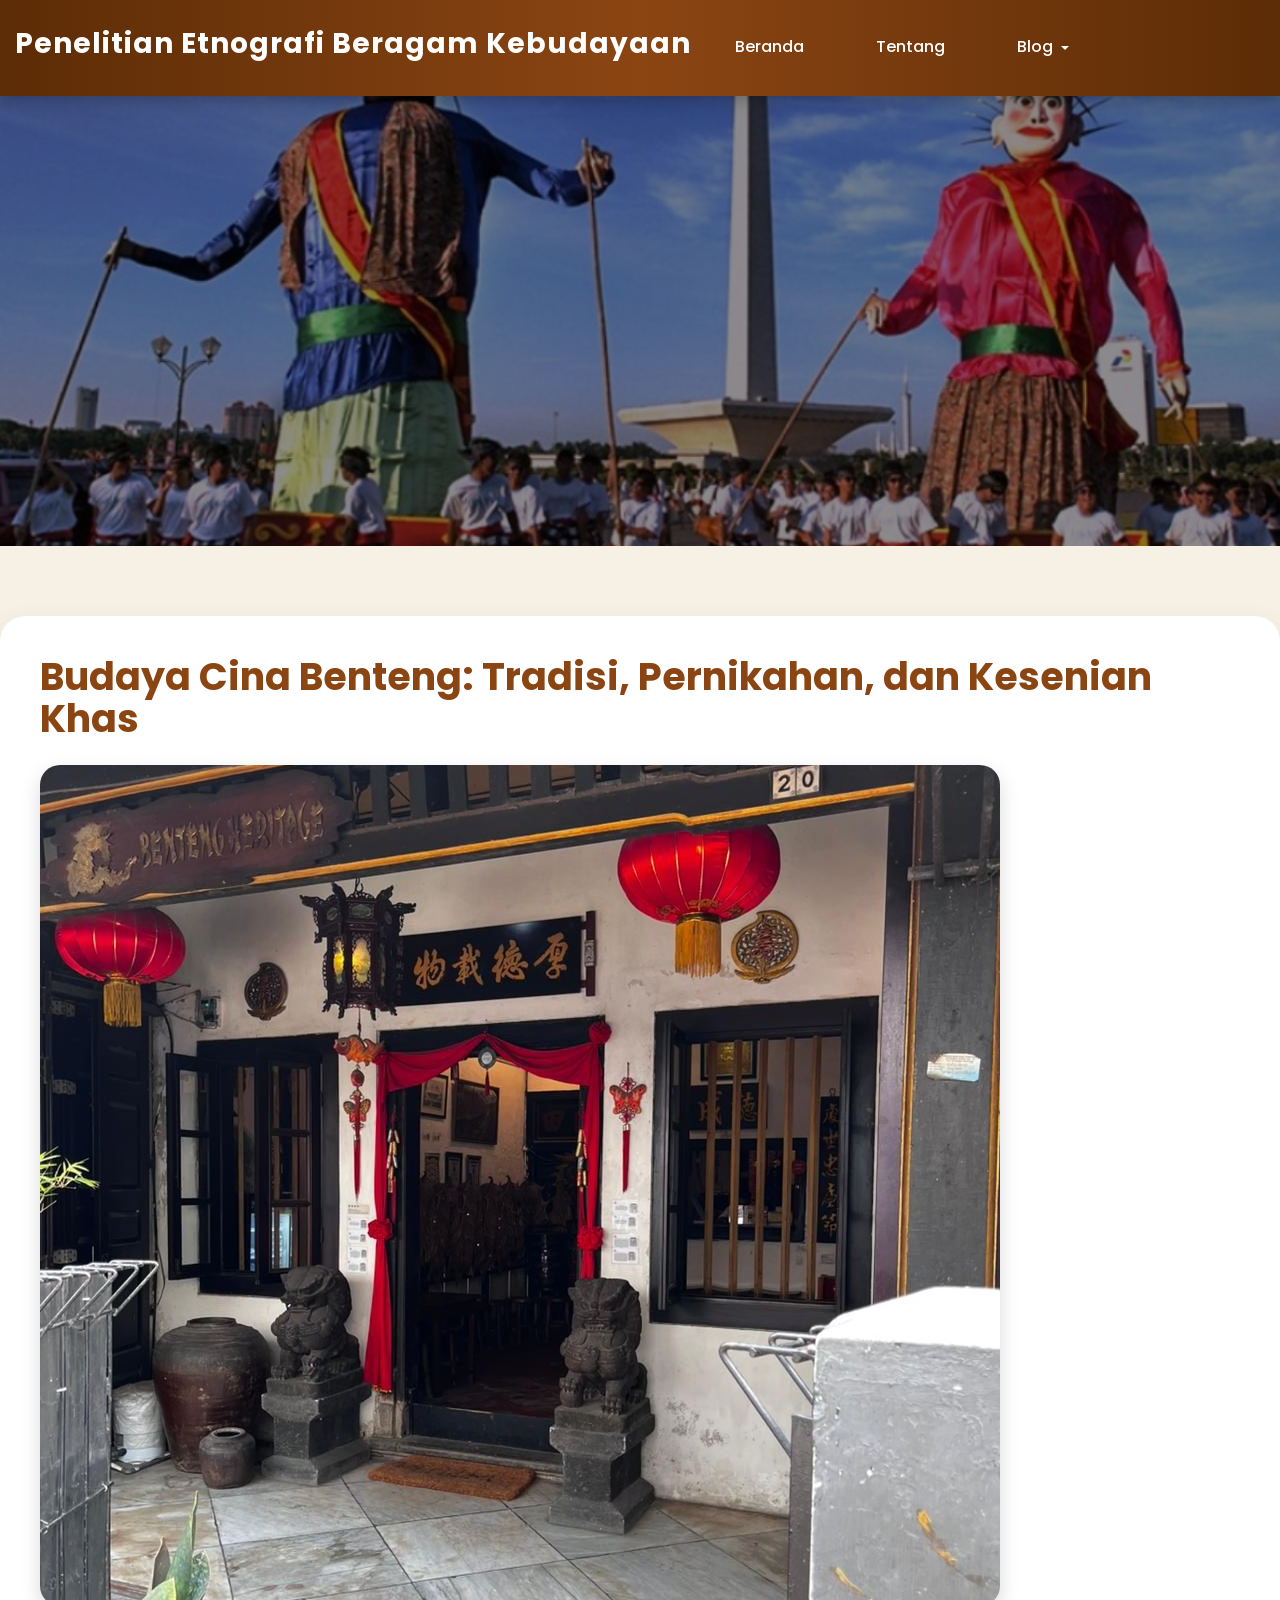
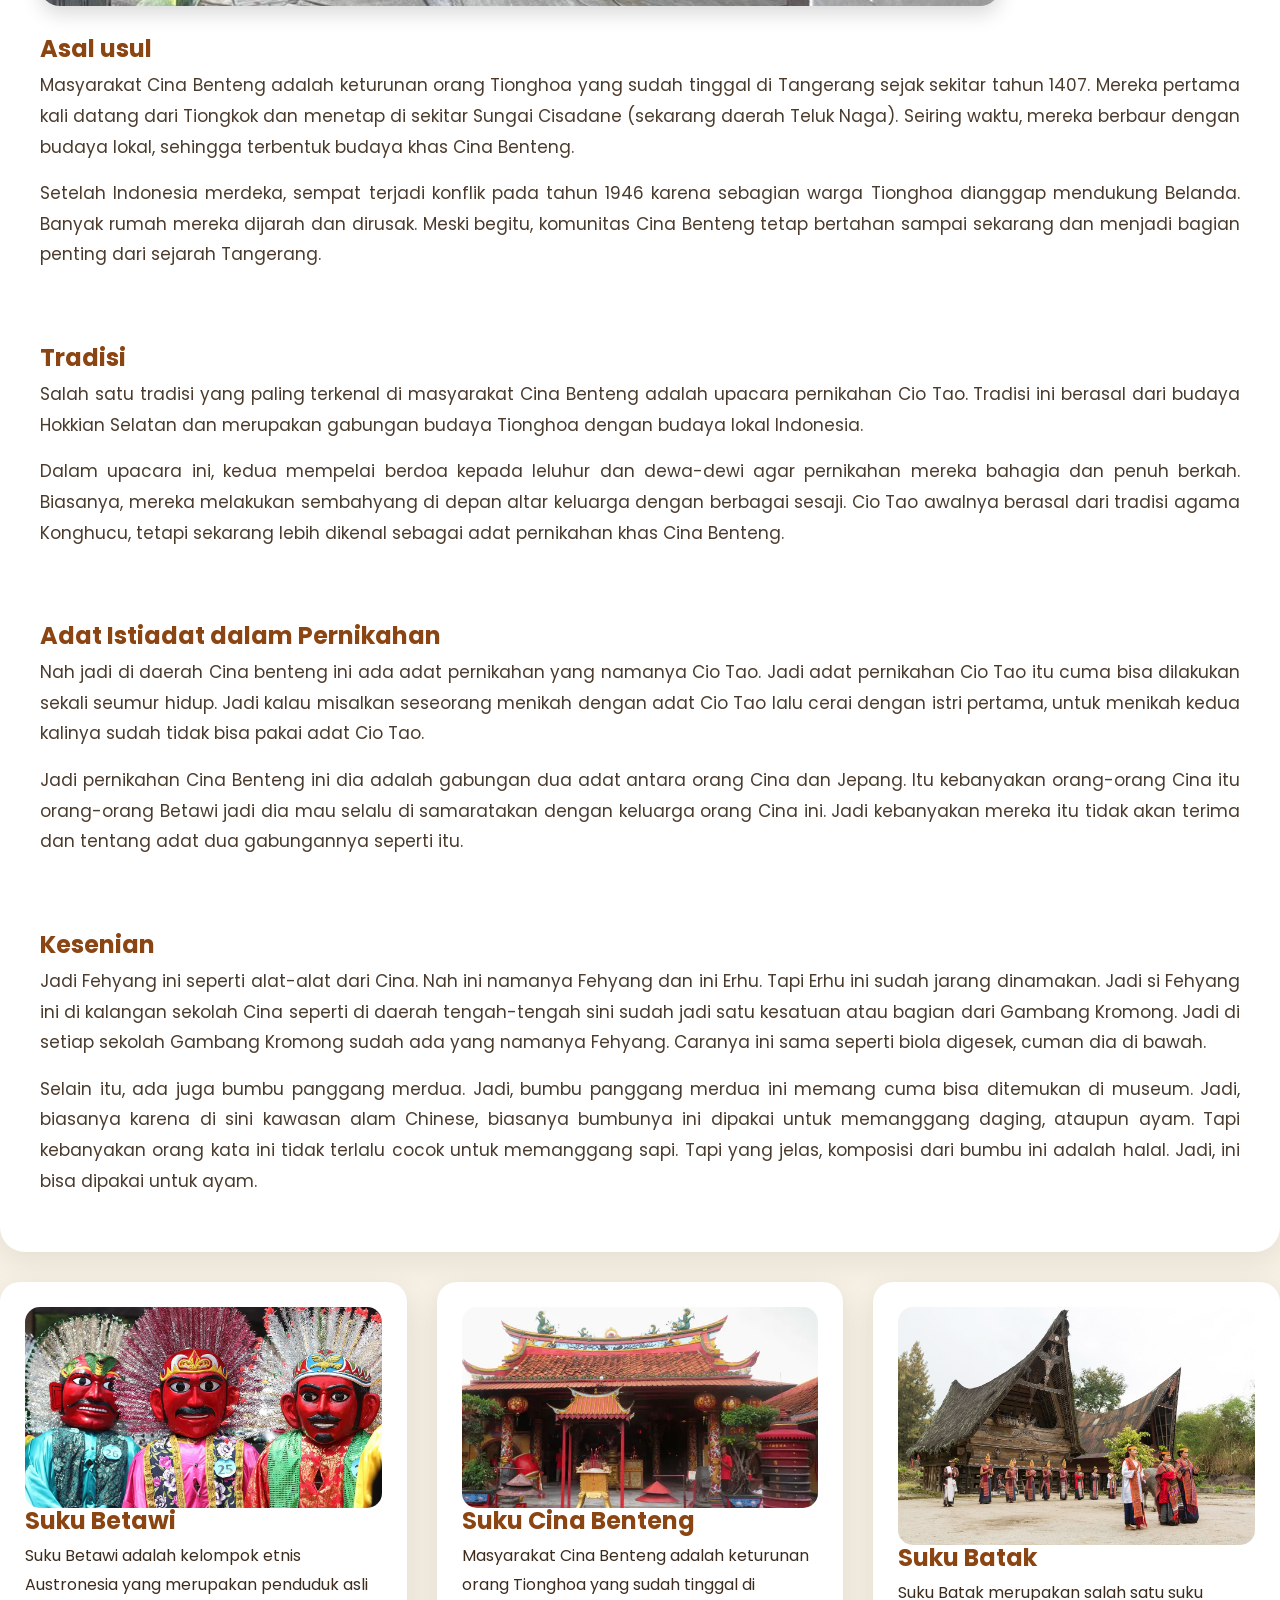
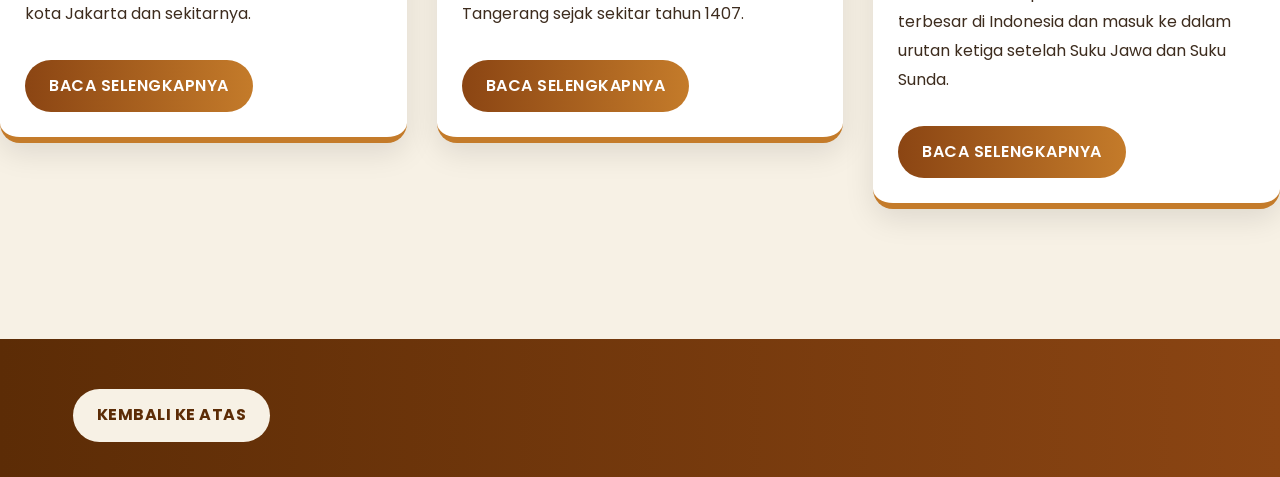
<file: Ciben.html>
<!DOCTYPE html>
<html>
<head>
    <meta charset="utf-8">
    <meta http-equiv="X-UA-Compatible" content="IE=edge">
    <meta name="viewport" content="width=device-width, initial-scale=1">

    <title>Penelitian Etnografi Beragam Kebudayaan - Blog</title>
<!--
Classic Template
http://www.templatemo.com/tm-488-classic
-->
    <!-- load stylesheets -->
    <link rel="stylesheet" href="https://fonts.googleapis.com/css?family=Open+Sans:300,400">  <!-- Google web font "Open Sans" -->
    <link rel="stylesheet" href="css/bootstrap.min.css">                                      <!-- Bootstrap style -->
    <link rel="stylesheet" href="css/templatemo-style.css">                                   <!-- Templatemo style -->

    <!-- HTML5 shim and Respond.js for IE8 support of HTML5 elements and media queries -->
    <!-- WARNING: Respond.js doesn't work if you view the page via file:// -->
        <!--[if lt IE 9]>
          <script src="https://oss.maxcdn.com/html5shiv/3.7.2/html5shiv.min.js"></script>
          <script src="https://oss.maxcdn.com/respond/1.4.2/respond.min.js"></script>
          <![endif]-->
</head>

    <body>
       
        <div class="tm-header">
            <div class="container-fluid">
                <div class="tm-header-inner">
                    <a href="#" class="navbar-brand tm-site-name">Penelitian Etnografi Beragam Kebudayaan</a>
                    
                    <!-- navbar -->
                    <nav class="navbar tm-main-nav">

                        <button class="navbar-toggler hidden-md-up" type="button" data-toggle="collapse" data-target="#tmNavbar">
                            &#9776;
                        </button>
                        
                        <div class="collapse navbar-toggleable-sm" id="tmNavbar">
                            <ul class="nav navbar-nav">
                                <li class="nav-item">
                                    <a href="index.html" class="nav-link">Beranda</a>
                                </li>
                                <li class="nav-item">
                                    <a href="about.html" class="nav-link">Tentang</a>
                                </li>
                                <li class="nav-item dropdown">

                                <a class="nav-link dropdown-toggle" href="#" id="blogDropdown" role="button"
                                    data-toggle="dropdown" aria-haspopup="true" aria-expanded="false">

                                    Blog
                                </a>

                                <div class="dropdown-menu">

                                    <a class="dropdown-item" href="blog.html">
                                        Suku Betawi
                                    </a>

                                    <a class="dropdown-item" href="Ciben.html">
                                        Suku Cina Benteng
                                    </a>

                                    <a class="dropdown-item" href="Batak.html">
                                        Suku Batak
                                    </a>

                                </div>

                            </li>
                            </ul>                        
                        </div>
                        
                    </nav>  

                </div>                                  
            </div>            
        </div>

        <div class="tm-blog-img-container">
            
        </div>

        <section class="tm-section">
            <div class="container-fluid">
                <div class="row">

                    <div class="col-12">
                        <div class="tm-blog-post">
                            <h2 class="tm-gold-text">Budaya Cina Benteng: Tradisi, Pernikahan, dan Kesenian Khas</h2>
                            <img src="img/ciben1.jpeg" alt="Image" class="img-fluid tm-img-post">
                            <h5 class="tm-gold-text">Asal usul</h5>
                            <p>Masyarakat Cina Benteng adalah keturunan orang Tionghoa yang sudah tinggal di Tangerang sejak sekitar tahun 1407. Mereka pertama kali datang dari Tiongkok dan menetap di sekitar Sungai Cisadane (sekarang daerah Teluk Naga). Seiring waktu, mereka berbaur dengan budaya lokal, sehingga terbentuk budaya khas Cina Benteng.</p>
                            <p>Setelah Indonesia merdeka, sempat terjadi konflik pada tahun 1946 karena sebagian warga Tionghoa dianggap mendukung Belanda. Banyak rumah mereka dijarah dan dirusak. Meski begitu, komunitas Cina Benteng tetap bertahan sampai sekarang dan menjadi bagian penting dari sejarah Tangerang.</p>
                            <br>
                            <h5 class="tm-gold-text">Tradisi</h5>
                            <p>Salah satu tradisi yang paling terkenal di masyarakat Cina Benteng adalah upacara pernikahan Cio Tao. Tradisi ini berasal dari budaya Hokkian Selatan dan merupakan gabungan budaya Tionghoa dengan budaya lokal Indonesia.</p>
                            <p>Dalam upacara ini, kedua mempelai berdoa kepada leluhur dan dewa-dewi agar pernikahan mereka bahagia dan penuh berkah. Biasanya, mereka melakukan sembahyang di depan altar keluarga dengan berbagai sesaji. Cio Tao awalnya berasal dari tradisi agama Konghucu, tetapi sekarang lebih dikenal sebagai adat pernikahan khas Cina Benteng.</p>
                       <br>
                       <h5 class="tm-gold-text">Adat Istiadat dalam Pernikahan</h5>
                       <p>Nah jadi di daerah Cina benteng ini ada adat pernikahan yang namanya Cio Tao. Jadi adat pernikahan Cio Tao itu cuma bisa dilakukan sekali seumur hidup. Jadi kalau misalkan seseorang menikah dengan adat Cio Tao lalu cerai dengan istri pertama, untuk menikah kedua kalinya sudah tidak bisa pakai adat Cio Tao.</p>
                       <p>Jadi pernikahan Cina Benteng ini dia adalah gabungan dua adat antara orang Cina dan Jepang.
Itu kebanyakan orang-orang Cina itu orang-orang Betawi jadi dia mau selalu di samaratakan dengan keluarga orang Cina ini. Jadi kebanyakan mereka itu tidak akan terima dan tentang adat dua gabungannya seperti itu.
</p>
                       <br>
                       <h5 class="tm-gold-text">Kesenian</h5>
                       <p>Jadi Fehyang ini seperti alat-alat dari Cina. Nah ini namanya Fehyang dan ini Erhu. Tapi Erhu ini sudah jarang dinamakan. Jadi si Fehyang ini di kalangan sekolah Cina seperti di daerah tengah-tengah sini sudah jadi satu kesatuan atau bagian dari Gambang Kromong. Jadi di setiap sekolah Gambang Kromong sudah ada yang namanya Fehyang. Caranya ini sama seperti biola digesek, cuman dia di bawah.</p>
                       <p>Selain itu, ada juga bumbu panggang merdua. Jadi, bumbu panggang merdua ini memang cuma bisa ditemukan di museum.
Jadi, biasanya karena di sini kawasan alam Chinese, biasanya bumbunya ini dipakai untuk memanggang daging, ataupun ayam. Tapi kebanyakan orang kata ini tidak terlalu cocok untuk memanggang sapi. Tapi yang jelas, komposisi dari bumbu ini adalah halal. Jadi, ini bisa dipakai untuk ayam.
</p>
</div>
                        
                        <div class="row tm-margin-t-big">
                            <div class="col-xs-12 col-sm-12 col-md-4 col-lg-4">

                                <div class="tm-content-box">
                            <img src="img/btw1.webp" alt="Image" class="tm-margin-b-20 img-fluid">
                            <h4 class="tm-margin-b-20 tm-gold-text">Suku Betawi</h4>
                            <p class="tm-margin-b-20">Suku Betawi adalah kelompok etnis Austronesia yang merupakan penduduk asli kota Jakarta dan sekitarnya.</p>
                            <a href="blog.html" class="tm-btn text-uppercase">Baca Selengkapnya</a>    
                        </div>  

                    </div>

                    <div class="col-xs-12 col-sm-12 col-md-4 col-lg-4">

                        <div class="tm-content-box">
                            <img src="img/ciben2.webp" alt="Image" class="tm-margin-b-20 img-fluid">
                            <h4 class="tm-margin-b-20 tm-gold-text">Suku Cina Benteng</h4>
                            <p class="tm-margin-b-20">Masyarakat Cina Benteng adalah keturunan orang Tionghoa yang sudah tinggal di Tangerang sejak sekitar tahun 1407.</p>
                            <a href="Ciben.html" class="tm-btn text-uppercase">Baca Selengkapnya</a>    
                        </div>  

                    </div>

                    <div class="col-xs-12 col-sm-12 col-md-4 col-lg-4">

                        <div class="tm-content-box">
                            <img src="img/btk2.jpg" alt="Image" class="tm-margin-b-20 img-fluid">
                            <h4 class="tm-margin-b-20 tm-gold-text">Suku Batak</h4>
                            <p class="tm-margin-b-20">Suku Batak merupakan salah satu suku terbesar di Indonesia dan masuk ke dalam urutan ketiga setelah Suku Jawa dan Suku Sunda.</p>
                            <a href="Batak.html" class="tm-btn text-uppercase">Baca Selengkapnya</a>    
                        </div>  

                            </div>    
                        </div>
                        
                    </div>

                </div>
                
            </div>
        </section>
        
        <center>
        <footer class="tm-footer">
            <div class="container-fluid">
                    <!-- Add the extra clearfix for only the required viewport 
                        http://stackoverflow.com/questions/24590222/bootstrap-3-grid-with-different-height-in-each-item-is-it-solvable-using-only
                    -->
                    <div class="clearfix hidden-lg-up"></div>

                    <div class="col-xs-12 col-sm-6 col-md-6 col-lg-3 col-xl-3">

                        <div class="tm-footer-content-box">
                            <a href="#" class="tm-btn tm-btn-gray text-uppercase">Kembali ke atas</a>
                        </div>
                        
                    </div>
            </div>
        </footer>
        </center>
        <!-- load JS files -->
        <script src="js/jquery-1.11.3.min.js"></script>             <!-- jQuery (https://jquery.com/download/) -->
        <script src="https://www.atlasestateagents.co.uk/javascript/tether.min.js"></script> <!-- Tether for Bootstrap, http://stackoverflow.com/questions/34567939/how-to-fix-the-error-error-bootstrap-tooltips-require-tether-http-github-h --> 
        <script src="js/bootstrap.min.js"></script>                 <!-- Bootstrap (http://v4-alpha.getbootstrap.com/) -->
       
</body>
</html>
</file>
<file: css/templatemo-style.css>
@import url('https://fonts.googleapis.com/css2?family=Poppins:wght@300;400;500;600;700&display=swap');

body {
    font-family: 'Poppins', sans-serif;
    background: #f7f1e5;
    color: #3d2c1e;
    line-height: 1.8;
    overflow-x: hidden;
}



.tm-header {
    background: linear-gradient(to right, #5c2c06, #8b4513, #5c2c06);
    padding: 15px 0;
    box-shadow: 0 4px 15px rgba(0,0,0,0.25);
    position: sticky;
    top: 0;
    z-index: 999;
}

.tm-site-name {
    color: #fff !important;
    font-size: 28px;
    font-weight: 700;
    letter-spacing: 1px;
    transition: 0.3s;
}

.tm-site-name:hover {
    color: #ffd27f !important;
    transform: scale(1.03);
}



.tm-main-nav .nav-link {
    color: white !important;
    font-weight: 500;
    margin: 0 10px;
    transition: all 0.3s ease;
    border-radius: 30px;
    padding: 10px 18px !important;
}

.tm-main-nav .nav-link:hover,
.tm-main-nav .active .nav-link {
    background: #ffd27f;
    color: #5c2c06 !important;
    transform: translateY(-2px);
}




.tm-home-img-container,
.tm-blog-img-container,
.tm-about-img-container {
    height: 450px;
    background-size: cover;
    background-position: center;
    position: relative;
}

.tm-home-img-container {
    background-image: url('../img/1.jpeg');
}

.tm-blog-img-container {
    background-image: url('../img/btw2.jpg');
}

.tm-about-img-container {
    background-image: url('../img/ciben1.jpeg');
}

.tm-home-img-container::before,
.tm-blog-img-container::before,
.tm-about-img-container::before {
    content: "";
    position: absolute;
    inset: 0;
    background: rgba(0,0,0,0.45);
}



.tm-section {
    padding: 70px 0;
    display: flex;
}

.tm-title {
    font-size: 42px;
    font-weight: 700;
    margin-bottom: 20px;
    color: #8b4513;
}

.tm-subtitle {
    font-size: 18px;
    max-width: 900px;
    margin: auto;
    color: #5a4635;
}



.tm-content-box {
    background: white;
    border-radius: 20px;
    overflow: hidden;
    padding: 25px;
    margin-top: 30px;
    box-shadow: 0 10px 30px rgba(0,0,0,0.1);
    transition: all 0.4s ease;
    border-bottom: 6px solid #c47b2a;
}

.tm-content-box:hover {
    transform: translateY(-10px);
    box-shadow: 0 14px 40px rgba(0,0,0,0.2);
}

.tm-content-box img {
    border-radius: 15px;
    transition: 0.4s;
}

.tm-content-box:hover img {
    transform: scale(1.04);
}



.tm-gold-text {
    color: #8b4513 !important;
    font-weight: 700;
}



.tm-btn {
    background: linear-gradient(to right, #8b4513, #c47b2a);
    color: white !important;
    padding: 12px 24px;
    border-radius: 40px;
    display: inline-block;
    margin-top: 15px;
    text-decoration: none !important;
    transition: all 0.3s ease;
    font-weight: 600;
    letter-spacing: 0.5px;
}

.tm-btn:hover {
    background: linear-gradient(to right, #c47b2a, #8b4513);
    transform: scale(1.05);
    box-shadow: 0 8px 20px rgba(0,0,0,0.2);
}



.tm-blog-post {
    background: white;
    padding: 40px;
    border-radius: 25px;
    box-shadow: 0 10px 30px rgba(0,0,0,0.08);
}

.tm-blog-post h2 {
    font-size: 38px;
    margin-bottom: 25px;
}

.tm-blog-post h5 {
    margin-top: 30px;
    font-size: 24px;
}

.tm-blog-post p {
    font-size: 17px;
    text-align: justify;
    color: #4b3b2d;
}

.tm-img-post {
    border-radius: 20px;
    margin-bottom: 25px;
    box-shadow: 0 8px 20px rgba(0,0,0,0.15);
}



.tm-footer {
    background: linear-gradient(to right, #5c2c06, #8b4513);
    padding: 35px 0;
    margin-top: 60px;
    color: white;
}

.tm-btn-gray {
    background: #f7f1e5;
    color: #5c2c06 !important;
    font-weight: 700;
}

.tm-btn-gray:hover {
    background: #ffd27f;
}



ul.nav li p {
    margin-bottom: 10px;
    font-weight: 500;
}



@media (max-width: 768px) {

    .tm-title {
        font-size: 30px;
    }

    .tm-blog-post {
        padding: 25px;
    }

    .tm-blog-post h2 {
        font-size: 28px;
    }

    .tm-home-img-container,
    .tm-blog-img-container,
    .tm-about-img-container {
        height: 260px;
    }

    .tm-site-name {
        font-size: 20px;
    }
}



.tm-content-box,
.tm-blog-post {
    animation: fadeUp 0.8s ease;
}

@keyframes fadeUp {
    from {
        opacity: 0;
        transform: translateY(30px);
    }

    to {
        opacity: 1;
        transform: translateY(0);
    }
}



::-webkit-scrollbar {
    width: 10px;
}

::-webkit-scrollbar-track {
    background: #f1e4d1;
}

::-webkit-scrollbar-thumb {
    background: #8b4513;
    border-radius: 20px;
}

::-webkit-scrollbar-thumb:hover {
    background: #5c2c06;
}
</file>
